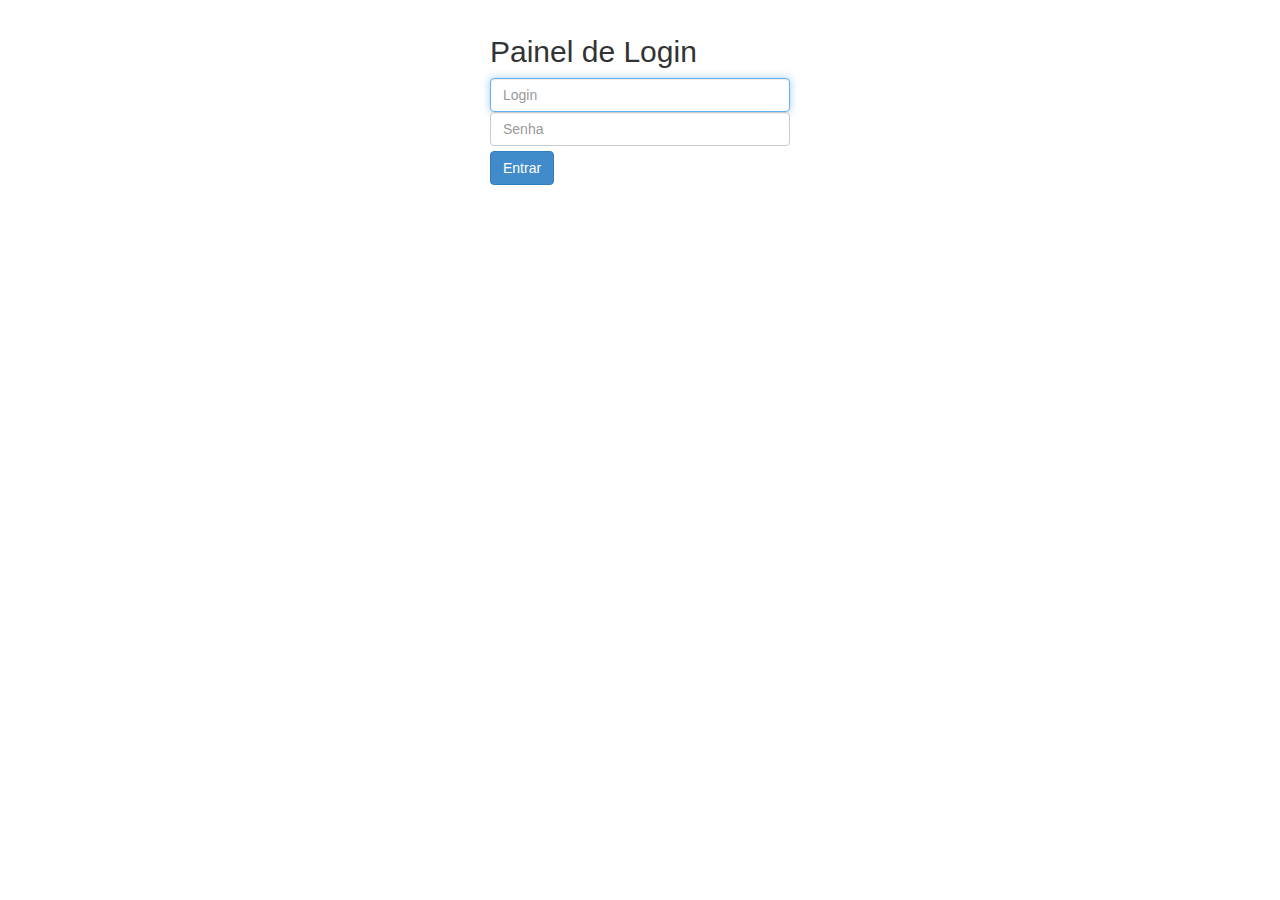
<file: www/index.html>
<!DOCTYPE html>
<html>
<head>
	<script src="library/jquery/jquery-1.11.2.min.js"></script>
	<link href="css/geral.css" rel="stylesheet" />
	<meta charset="utf-8" />
	<meta name="format-detection" content="telephone=no" />
	<meta name="msapplication-tap-highlight" content="no" />
	<meta name="viewport" content="width=device-width, initial-scale=1, user-scalable=no" />
	<script src="js/sistema/functions_language.js" ></script>
	<script src="js/sistema/language.js" ></script>
	<script src="js/sistema/add_ajax_load_div.js" ></script>
	<script src="js/sistema/constants.js" ></script>
	<link href="assets/css/bootstrap.css" rel="stylesheet" />
	<script src="js/sistema/ajax_load.js" ></script>
	<script src="js/sistema/add_input_token.js" ></script>
	<script src="js/sistema/erros_ajax.js" ></script>
	<link rel="stylesheet" href="css/login.css" />
	<script src="js/index.js"></script>
</head>
<body>
    <div class="container">

      <form id="form-signin" class="form-signin">
        <input type="hidden" name="a" value="login" />
        <input type="hidden" name="b" value="login" />
        <h2 class="form-signin-heading"><script>text(txt.painel_login)</script></h2>
        <label for="inputEmail" class="sr-only"><script>text(txt.login)</script></label>
        <input type="text" id="login" class="form-control" placeholder="Login" required autofocus name="login">
        <label for="inputPassword" class="sr-only"><script>text(txt.senha)</script></label>
        <input type="password" id="senha" class="form-control" placeholder="Senha" required name="senha">
        <button class="btn btn-primary" type="submit"><script>text(txt.entrar)</script></button>
      </form>

    </div>
</body>
</html>
</file>
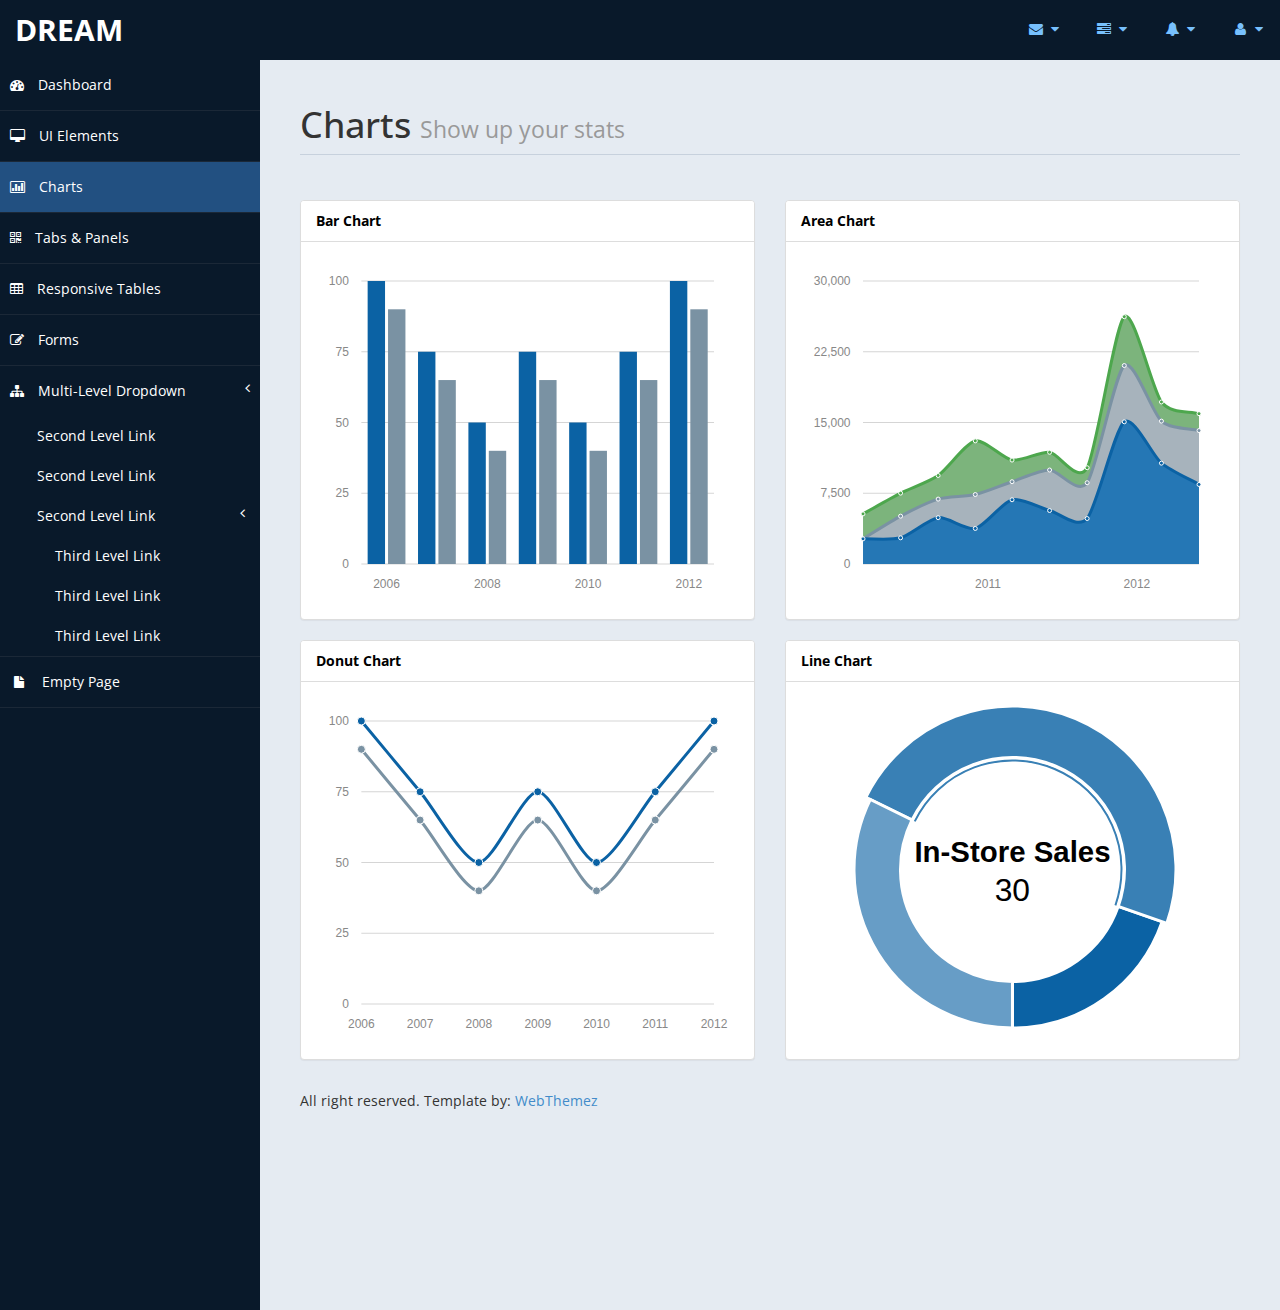
<file: www/chart.html>
﻿<!DOCTYPE html>
<html xmlns="http://www.w3.org/1999/xhtml">
<head>
      <meta charset="utf-8" />
    <meta name="viewport" content="width=device-width, initial-scale=1.0" />
    <title>Free Bootstrap Admin Template : Dream</title>
	<!-- Bootstrap Styles-->
    <link href="assets/css/bootstrap.css" rel="stylesheet" />
     <!-- FontAwesome Styles-->
    <link href="assets/css/font-awesome.css" rel="stylesheet" />
     <!-- Morris Chart Styles-->
    <link href="assets/js/morris/morris-0.4.3.min.css" rel="stylesheet" />
        <!-- Custom Styles-->
    <link href="assets/css/custom-styles.css" rel="stylesheet" />
     <!-- Google Fonts-->
   <link href='http://fonts.googleapis.com/css?family=Open+Sans' rel='stylesheet' type='text/css' />
</head>
<body>
    <div id="wrapper">
        <nav class="navbar navbar-default top-navbar" role="navigation">
            <div class="navbar-header">
                <button type="button" class="navbar-toggle" data-toggle="collapse" data-target=".sidebar-collapse">
                    <span class="sr-only">Toggle navigation</span>
                    <span class="icon-bar"></span>
                    <span class="icon-bar"></span>
                    <span class="icon-bar"></span>
                </button>
                <a class="navbar-brand" href="index.html">Dream</a>
            </div>

            <ul class="nav navbar-top-links navbar-right">
                <li class="dropdown">
                    <a class="dropdown-toggle" data-toggle="dropdown" href="#" aria-expanded="false">
                        <i class="fa fa-envelope fa-fw"></i> <i class="fa fa-caret-down"></i>
                    </a>
                    <ul class="dropdown-menu dropdown-messages">
                        <li>
                            <a href="#">
                                <div>
                                    <strong>John Doe</strong>
                                    <span class="pull-right text-muted">
                                        <em>Today</em>
                                    </span>
                                </div>
                                <div>Lorem Ipsum has been the industry's standard dummy text ever since the 1500s...</div>
                            </a>
                        </li>
                        <li class="divider"></li>
                        <li>
                            <a href="#">
                                <div>
                                    <strong>John Smith</strong>
                                    <span class="pull-right text-muted">
                                        <em>Yesterday</em>
                                    </span>
                                </div>
                                <div>Lorem Ipsum has been the industry's standard dummy text ever since an kwilnw...</div>
                            </a>
                        </li>
                        <li class="divider"></li>
                        <li>
                            <a href="#">
                                <div>
                                    <strong>John Smith</strong>
                                    <span class="pull-right text-muted">
                                        <em>Yesterday</em>
                                    </span>
                                </div>
                                <div>Lorem Ipsum has been the industry's standard dummy text ever since the...</div>
                            </a>
                        </li>
                        <li class="divider"></li>
                        <li>
                            <a class="text-center" href="#">
                                <strong>Read All Messages</strong>
                                <i class="fa fa-angle-right"></i>
                            </a>
                        </li>
                    </ul>
                    <!-- /.dropdown-messages -->
                </li>
                <!-- /.dropdown -->
                <li class="dropdown">
                    <a class="dropdown-toggle" data-toggle="dropdown" href="#" aria-expanded="false">
                        <i class="fa fa-tasks fa-fw"></i> <i class="fa fa-caret-down"></i>
                    </a>
                    <ul class="dropdown-menu dropdown-tasks">
                        <li>
                            <a href="#">
                                <div>
                                    <p>
                                        <strong>Task 1</strong>
                                        <span class="pull-right text-muted">60% Complete</span>
                                    </p>
                                    <div class="progress progress-striped active">
                                        <div class="progress-bar progress-bar-success" role="progressbar" aria-valuenow="60" aria-valuemin="0" aria-valuemax="100" style="width: 60%">
                                            <span class="sr-only">60% Complete (success)</span>
                                        </div>
                                    </div>
                                </div>
                            </a>
                        </li>
                        <li class="divider"></li>
                        <li>
                            <a href="#">
                                <div>
                                    <p>
                                        <strong>Task 2</strong>
                                        <span class="pull-right text-muted">28% Complete</span>
                                    </p>
                                    <div class="progress progress-striped active">
                                        <div class="progress-bar progress-bar-info" role="progressbar" aria-valuenow="28" aria-valuemin="0" aria-valuemax="100" style="width: 28%">
                                            <span class="sr-only">28% Complete</span>
                                        </div>
                                    </div>
                                </div>
                            </a>
                        </li>
                        <li class="divider"></li>
                        <li>
                            <a href="#">
                                <div>
                                    <p>
                                        <strong>Task 3</strong>
                                        <span class="pull-right text-muted">60% Complete</span>
                                    </p>
                                    <div class="progress progress-striped active">
                                        <div class="progress-bar progress-bar-warning" role="progressbar" aria-valuenow="60" aria-valuemin="0" aria-valuemax="100" style="width: 60%">
                                            <span class="sr-only">60% Complete (warning)</span>
                                        </div>
                                    </div>
                                </div>
                            </a>
                        </li>
                        <li class="divider"></li>
                        <li>
                            <a href="#">
                                <div>
                                    <p>
                                        <strong>Task 4</strong>
                                        <span class="pull-right text-muted">85% Complete</span>
                                    </p>
                                    <div class="progress progress-striped active">
                                        <div class="progress-bar progress-bar-danger" role="progressbar" aria-valuenow="85" aria-valuemin="0" aria-valuemax="100" style="width: 85%">
                                            <span class="sr-only">85% Complete (danger)</span>
                                        </div>
                                    </div>
                                </div>
                            </a>
                        </li>
                        <li class="divider"></li>
                        <li>
                            <a class="text-center" href="#">
                                <strong>See All Tasks</strong>
                                <i class="fa fa-angle-right"></i>
                            </a>
                        </li>
                    </ul>
                    <!-- /.dropdown-tasks -->
                </li>
                <!-- /.dropdown -->
                <li class="dropdown">
                    <a class="dropdown-toggle" data-toggle="dropdown" href="#" aria-expanded="false">
                        <i class="fa fa-bell fa-fw"></i> <i class="fa fa-caret-down"></i>
                    </a>
                    <ul class="dropdown-menu dropdown-alerts">
                        <li>
                            <a href="#">
                                <div>
                                    <i class="fa fa-comment fa-fw"></i> New Comment
                                    <span class="pull-right text-muted small">4 min</span>
                                </div>
                            </a>
                        </li>
                        <li class="divider"></li>
                        <li>
                            <a href="#">
                                <div>
                                    <i class="fa fa-twitter fa-fw"></i> 3 New Followers
                                    <span class="pull-right text-muted small">12 min</span>
                                </div>
                            </a>
                        </li>
                        <li class="divider"></li>
                        <li>
                            <a href="#">
                                <div>
                                    <i class="fa fa-envelope fa-fw"></i> Message Sent
                                    <span class="pull-right text-muted small">4 min</span>
                                </div>
                            </a>
                        </li>
                        <li class="divider"></li>
                        <li>
                            <a href="#">
                                <div>
                                    <i class="fa fa-tasks fa-fw"></i> New Task
                                    <span class="pull-right text-muted small">4 min</span>
                                </div>
                            </a>
                        </li>
                        <li class="divider"></li>
                        <li>
                            <a href="#">
                                <div>
                                    <i class="fa fa-upload fa-fw"></i> Server Rebooted
                                    <span class="pull-right text-muted small">4 min</span>
                                </div>
                            </a>
                        </li>
                        <li class="divider"></li>
                        <li>
                            <a class="text-center" href="#">
                                <strong>See All Alerts</strong>
                                <i class="fa fa-angle-right"></i>
                            </a>
                        </li>
                    </ul>
                    <!-- /.dropdown-alerts -->
                </li>
                <!-- /.dropdown -->
                <li class="dropdown">
                    <a class="dropdown-toggle" data-toggle="dropdown" href="#" aria-expanded="false">
                        <i class="fa fa-user fa-fw"></i> <i class="fa fa-caret-down"></i>
                    </a>
                    <ul class="dropdown-menu dropdown-user">
                        <li><a href="#"><i class="fa fa-user fa-fw"></i> User Profile</a>
                        </li>
                        <li><a href="#"><i class="fa fa-gear fa-fw"></i> Settings</a>
                        </li>
                        <li class="divider"></li>
                        <li><a href="#"><i class="fa fa-sign-out fa-fw"></i> Logout</a>
                        </li>
                    </ul>
                    <!-- /.dropdown-user -->
                </li>
                <!-- /.dropdown -->
            </ul>
        </nav>
        <!--/. NAV TOP  -->
        <nav class="navbar-default navbar-side" role="navigation">
            <div class="sidebar-collapse">
                <ul class="nav" id="main-menu">

                    <li>
                        <a href="index.html"><i class="fa fa-dashboard"></i> Dashboard</a>
                    </li>
                    <li>
                        <a href="ui-elements.html"><i class="fa fa-desktop"></i> UI Elements</a>
                    </li>
					<li>
                        <a href="chart.html" class="active-menu"><i class="fa fa-bar-chart-o"></i> Charts</a>
                    </li>
                    <li>
                        <a href="tab-panel.html"><i class="fa fa-qrcode"></i> Tabs & Panels</a>
                    </li>
                    
                    <li>
                        <a href="table.html"><i class="fa fa-table"></i> Responsive Tables</a>
                    </li>
                    <li>
                        <a href="form.html"><i class="fa fa-edit"></i> Forms </a>
                    </li>


                    <li>
                        <a href="#"><i class="fa fa-sitemap"></i> Multi-Level Dropdown<span class="fa arrow"></span></a>
                        <ul class="nav nav-second-level">
                            <li>
                                <a href="#">Second Level Link</a>
                            </li>
                            <li>
                                <a href="#">Second Level Link</a>
                            </li>
                            <li>
                                <a href="#">Second Level Link<span class="fa arrow"></span></a>
                                <ul class="nav nav-third-level">
                                    <li>
                                        <a href="#">Third Level Link</a>
                                    </li>
                                    <li>
                                        <a href="#">Third Level Link</a>
                                    </li>
                                    <li>
                                        <a href="#">Third Level Link</a>
                                    </li>

                                </ul>

                            </li>
                        </ul>
                    </li>
                    <li>
                        <a href="empty.html"><i class="fa fa-fw fa-file"></i> Empty Page</a>
                    </li>
                </ul>

            </div>

        </nav>
        <!-- /. NAV SIDE  -->
        <div id="page-wrapper" >
            <div id="page-inner">
			 <div class="row">
                    <div class="col-md-12">
                        <h1 class="page-header">
                            Charts <small>Show up your stats</small>
                        </h1>
                    </div>
                </div> 
                 <!-- /. ROW  -->
             
                <div class="row"> 
                    
                      
                               <div class="col-md-6 col-sm-12 col-xs-12">                     
                    <div class="panel panel-default">
                        <div class="panel-heading">
                            Bar Chart
                        </div>
                        <div class="panel-body">
                            <div id="morris-bar-chart"></div>
                        </div>
                    </div>            
                </div>
                      <div class="col-md-6 col-sm-12 col-xs-12">                     
                    <div class="panel panel-default">
                        <div class="panel-heading">
                            Area Chart
                        </div>
                        <div class="panel-body">
                            <div id="morris-area-chart"></div>
                        </div>
                    </div>            
                </div> 
                
           </div>
                 <!-- /. ROW  -->
                <div class="row">                     
                      
                               <div class="col-md-6 col-sm-12 col-xs-12">                     
                    <div class="panel panel-default">
                        <div class="panel-heading">
                            Donut Chart
                        </div>
                        <div class="panel-body">
                            <div id="morris-line-chart"></div>
                        </div>
                    </div>            
                </div>
                      <div class="col-md-6 col-sm-12 col-xs-12">                     
                    <div class="panel panel-default">
                        <div class="panel-heading">
                            Line Chart
                        </div>
                        <div class="panel-body">                            
							<div id="morris-donut-chart"></div>
                        </div>
                    </div>            
                </div> 
                
           </div>
                 <!-- /. ROW  -->
				 <footer><p>All right reserved. Template by: <a href="http://webthemez.com">WebThemez</a></p></footer>
				</div>
             <!-- /. PAGE INNER  -->
            </div>
         <!-- /. PAGE WRAPPER  -->
        </div>
     <!-- /. WRAPPER  -->
    <!-- JS Scripts-->
    <!-- jQuery Js -->
    <script src="assets/js/jquery-1.10.2.js"></script>
      <!-- Bootstrap Js -->
    <script src="assets/js/bootstrap.min.js"></script>
    <!-- Metis Menu Js -->
    <script src="assets/js/jquery.metisMenu.js"></script>
     <!-- Morris Chart Js -->
     <script src="assets/js/morris/raphael-2.1.0.min.js"></script>
    <script src="assets/js/morris/morris.js"></script>
      <!-- Custom Js -->
    <script src="assets/js/custom-scripts.js"></script>
    
   
</body>
</html>
</file>
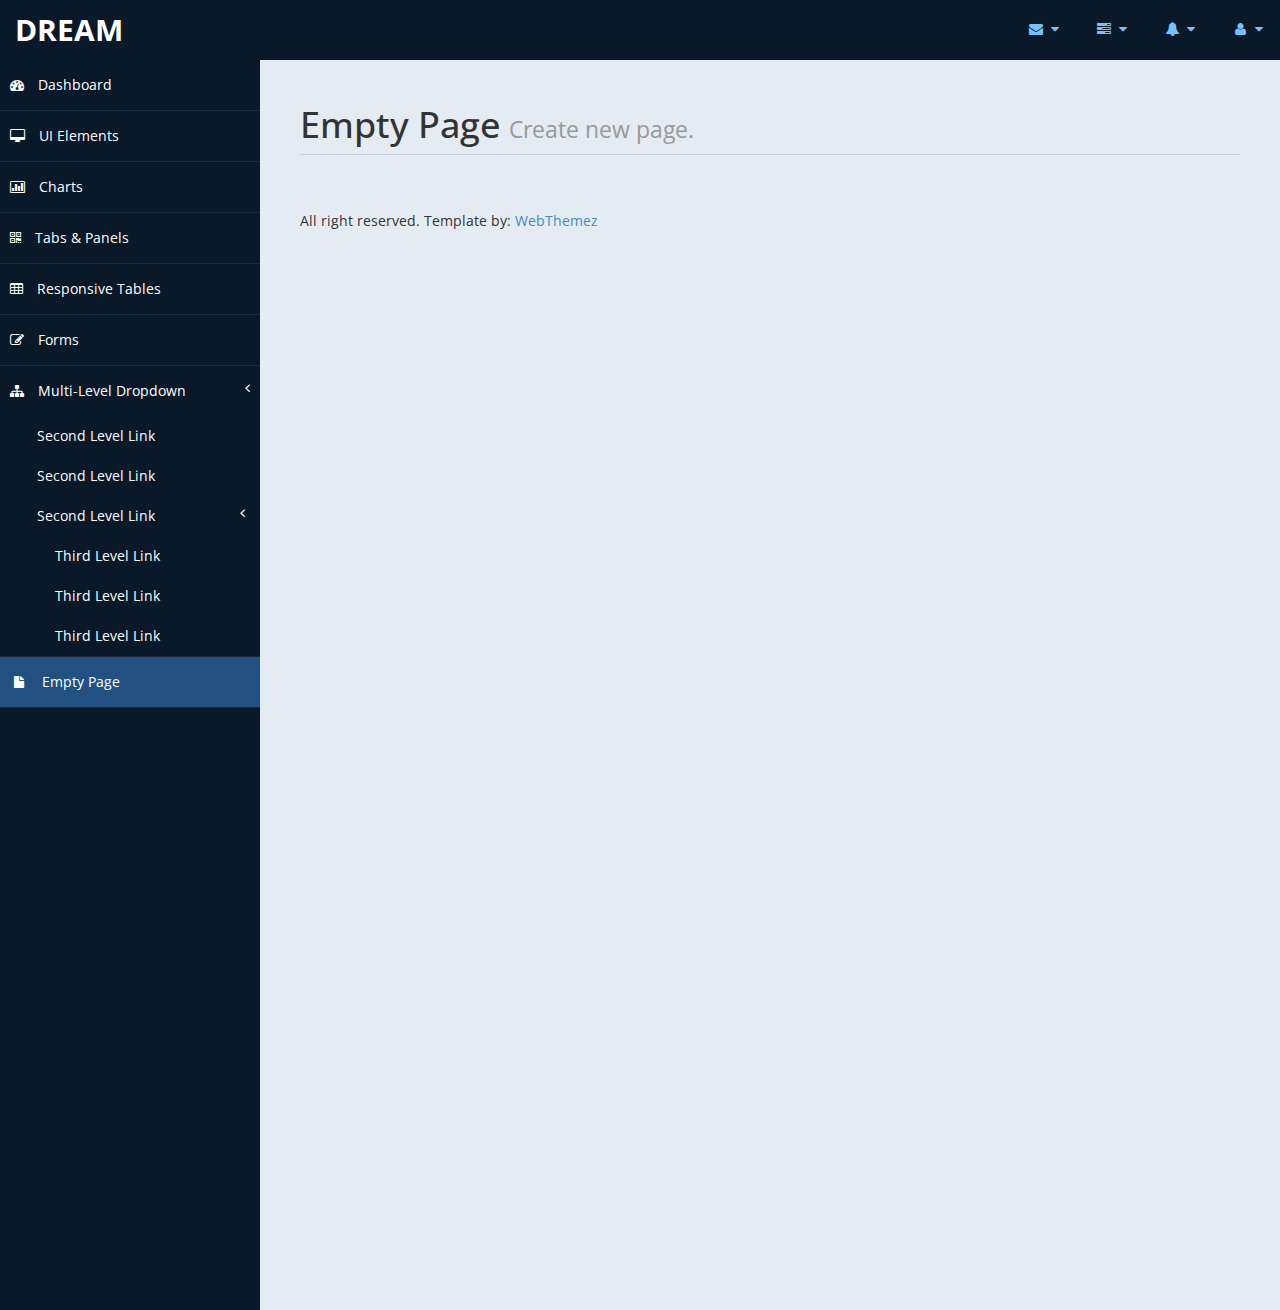
<file: www/empty.html>
﻿<!DOCTYPE html>
<html xmlns="http://www.w3.org/1999/xhtml">
<head>
    <meta charset="utf-8" />
    <meta name="viewport" content="width=device-width, initial-scale=1.0" />
    <title>Free Bootstrap Admin Template : Dream</title>
	<!-- Bootstrap Styles-->
    <link href="assets/css/bootstrap.css" rel="stylesheet" />
     <!-- FontAwesome Styles-->
    <link href="assets/css/font-awesome.css" rel="stylesheet" />
        <!-- Custom Styles-->
    <link href="assets/css/custom-styles.css" rel="stylesheet" />
     <!-- Google Fonts-->
   <link href='http://fonts.googleapis.com/css?family=Open+Sans' rel='stylesheet' type='text/css' />
</head>
<body>
    <div id="wrapper">
        <nav class="navbar navbar-default top-navbar" role="navigation">
            <div class="navbar-header">
                <button type="button" class="navbar-toggle" data-toggle="collapse" data-target=".sidebar-collapse">
                    <span class="sr-only">Toggle navigation</span>
                    <span class="icon-bar"></span>
                    <span class="icon-bar"></span>
                    <span class="icon-bar"></span>
                </button>
                <a class="navbar-brand" href="index.html">Dream</a>
            </div>

            <ul class="nav navbar-top-links navbar-right">
                <li class="dropdown">
                    <a class="dropdown-toggle" data-toggle="dropdown" href="#" aria-expanded="false">
                        <i class="fa fa-envelope fa-fw"></i> <i class="fa fa-caret-down"></i>
                    </a>
                    <ul class="dropdown-menu dropdown-messages">
                        <li>
                            <a href="#">
                                <div>
                                    <strong>John Doe</strong>
                                    <span class="pull-right text-muted">
                                        <em>Today</em>
                                    </span>
                                </div>
                                <div>Lorem Ipsum has been the industry's standard dummy text ever since the 1500s...</div>
                            </a>
                        </li>
                        <li class="divider"></li>
                        <li>
                            <a href="#">
                                <div>
                                    <strong>John Smith</strong>
                                    <span class="pull-right text-muted">
                                        <em>Yesterday</em>
                                    </span>
                                </div>
                                <div>Lorem Ipsum has been the industry's standard dummy text ever since an kwilnw...</div>
                            </a>
                        </li>
                        <li class="divider"></li>
                        <li>
                            <a href="#">
                                <div>
                                    <strong>John Smith</strong>
                                    <span class="pull-right text-muted">
                                        <em>Yesterday</em>
                                    </span>
                                </div>
                                <div>Lorem Ipsum has been the industry's standard dummy text ever since the...</div>
                            </a>
                        </li>
                        <li class="divider"></li>
                        <li>
                            <a class="text-center" href="#">
                                <strong>Read All Messages</strong>
                                <i class="fa fa-angle-right"></i>
                            </a>
                        </li>
                    </ul>
                    <!-- /.dropdown-messages -->
                </li>
                <!-- /.dropdown -->
                <li class="dropdown">
                    <a class="dropdown-toggle" data-toggle="dropdown" href="#" aria-expanded="false">
                        <i class="fa fa-tasks fa-fw"></i> <i class="fa fa-caret-down"></i>
                    </a>
                    <ul class="dropdown-menu dropdown-tasks">
                        <li>
                            <a href="#">
                                <div>
                                    <p>
                                        <strong>Task 1</strong>
                                        <span class="pull-right text-muted">60% Complete</span>
                                    </p>
                                    <div class="progress progress-striped active">
                                        <div class="progress-bar progress-bar-success" role="progressbar" aria-valuenow="60" aria-valuemin="0" aria-valuemax="100" style="width: 60%">
                                            <span class="sr-only">60% Complete (success)</span>
                                        </div>
                                    </div>
                                </div>
                            </a>
                        </li>
                        <li class="divider"></li>
                        <li>
                            <a href="#">
                                <div>
                                    <p>
                                        <strong>Task 2</strong>
                                        <span class="pull-right text-muted">28% Complete</span>
                                    </p>
                                    <div class="progress progress-striped active">
                                        <div class="progress-bar progress-bar-info" role="progressbar" aria-valuenow="28" aria-valuemin="0" aria-valuemax="100" style="width: 28%">
                                            <span class="sr-only">28% Complete</span>
                                        </div>
                                    </div>
                                </div>
                            </a>
                        </li>
                        <li class="divider"></li>
                        <li>
                            <a href="#">
                                <div>
                                    <p>
                                        <strong>Task 3</strong>
                                        <span class="pull-right text-muted">60% Complete</span>
                                    </p>
                                    <div class="progress progress-striped active">
                                        <div class="progress-bar progress-bar-warning" role="progressbar" aria-valuenow="60" aria-valuemin="0" aria-valuemax="100" style="width: 60%">
                                            <span class="sr-only">60% Complete (warning)</span>
                                        </div>
                                    </div>
                                </div>
                            </a>
                        </li>
                        <li class="divider"></li>
                        <li>
                            <a href="#">
                                <div>
                                    <p>
                                        <strong>Task 4</strong>
                                        <span class="pull-right text-muted">85% Complete</span>
                                    </p>
                                    <div class="progress progress-striped active">
                                        <div class="progress-bar progress-bar-danger" role="progressbar" aria-valuenow="85" aria-valuemin="0" aria-valuemax="100" style="width: 85%">
                                            <span class="sr-only">85% Complete (danger)</span>
                                        </div>
                                    </div>
                                </div>
                            </a>
                        </li>
                        <li class="divider"></li>
                        <li>
                            <a class="text-center" href="#">
                                <strong>See All Tasks</strong>
                                <i class="fa fa-angle-right"></i>
                            </a>
                        </li>
                    </ul>
                    <!-- /.dropdown-tasks -->
                </li>
                <!-- /.dropdown -->
                <li class="dropdown">
                    <a class="dropdown-toggle" data-toggle="dropdown" href="#" aria-expanded="false">
                        <i class="fa fa-bell fa-fw"></i> <i class="fa fa-caret-down"></i>
                    </a>
                    <ul class="dropdown-menu dropdown-alerts">
                        <li>
                            <a href="#">
                                <div>
                                    <i class="fa fa-comment fa-fw"></i> New Comment
                                    <span class="pull-right text-muted small">4 min</span>
                                </div>
                            </a>
                        </li>
                        <li class="divider"></li>
                        <li>
                            <a href="#">
                                <div>
                                    <i class="fa fa-twitter fa-fw"></i> 3 New Followers
                                    <span class="pull-right text-muted small">12 min</span>
                                </div>
                            </a>
                        </li>
                        <li class="divider"></li>
                        <li>
                            <a href="#">
                                <div>
                                    <i class="fa fa-envelope fa-fw"></i> Message Sent
                                    <span class="pull-right text-muted small">4 min</span>
                                </div>
                            </a>
                        </li>
                        <li class="divider"></li>
                        <li>
                            <a href="#">
                                <div>
                                    <i class="fa fa-tasks fa-fw"></i> New Task
                                    <span class="pull-right text-muted small">4 min</span>
                                </div>
                            </a>
                        </li>
                        <li class="divider"></li>
                        <li>
                            <a href="#">
                                <div>
                                    <i class="fa fa-upload fa-fw"></i> Server Rebooted
                                    <span class="pull-right text-muted small">4 min</span>
                                </div>
                            </a>
                        </li>
                        <li class="divider"></li>
                        <li>
                            <a class="text-center" href="#">
                                <strong>See All Alerts</strong>
                                <i class="fa fa-angle-right"></i>
                            </a>
                        </li>
                    </ul>
                    <!-- /.dropdown-alerts -->
                </li>
                <!-- /.dropdown -->
                <li class="dropdown">
                    <a class="dropdown-toggle" data-toggle="dropdown" href="#" aria-expanded="false">
                        <i class="fa fa-user fa-fw"></i> <i class="fa fa-caret-down"></i>
                    </a>
                    <ul class="dropdown-menu dropdown-user">
                        <li><a href="#"><i class="fa fa-user fa-fw"></i> User Profile</a>
                        </li>
                        <li><a href="#"><i class="fa fa-gear fa-fw"></i> Settings</a>
                        </li>
                        <li class="divider"></li>
                        <li><a href="#"><i class="fa fa-sign-out fa-fw"></i> Logout</a>
                        </li>
                    </ul>
                    <!-- /.dropdown-user -->
                </li>
                <!-- /.dropdown -->
            </ul>
        </nav>
        <!--/. NAV TOP  -->
        <nav class="navbar-default navbar-side" role="navigation">
            <div class="sidebar-collapse">
                <ul class="nav" id="main-menu">

                    <li>
                        <a href="index.html"><i class="fa fa-dashboard"></i> Dashboard</a>
                    </li>
                    <li>
                        <a href="ui-elements.html"><i class="fa fa-desktop"></i> UI Elements</a>
                    </li>
					<li>
                        <a href="chart.html"><i class="fa fa-bar-chart-o"></i> Charts</a>
                    </li>
                    <li>
                        <a href="tab-panel.html"><i class="fa fa-qrcode"></i> Tabs & Panels</a>
                    </li>
                    
                    <li>
                        <a href="table.html"><i class="fa fa-table"></i> Responsive Tables</a>
                    </li>
                    <li>
                        <a href="form.html"><i class="fa fa-edit"></i> Forms </a>
                    </li>


                    <li>
                        <a href="#"><i class="fa fa-sitemap"></i> Multi-Level Dropdown<span class="fa arrow"></span></a>
                        <ul class="nav nav-second-level">
                            <li>
                                <a href="#">Second Level Link</a>
                            </li>
                            <li>
                                <a href="#">Second Level Link</a>
                            </li>
                            <li>
                                <a href="#">Second Level Link<span class="fa arrow"></span></a>
                                <ul class="nav nav-third-level">
                                    <li>
                                        <a href="#">Third Level Link</a>
                                    </li>
                                    <li>
                                        <a href="#">Third Level Link</a>
                                    </li>
                                    <li>
                                        <a href="#">Third Level Link</a>
                                    </li>

                                </ul>

                            </li>
                        </ul>
                    </li>
                    <li>
                        <a class="active-menu" href="empty.html"><i class="fa fa-fw fa-file"></i> Empty Page</a>
                    </li>
                </ul>

            </div>

        </nav>
        <!-- /. NAV SIDE  -->
        <div id="page-wrapper" >
            <div id="page-inner">
			 <div class="row">
                    <div class="col-md-12">
                        <h1 class="page-header">
                            Empty Page <small>Create new page.</small>
                        </h1>
                    </div>
                </div> 
                 <!-- /. ROW  -->
				 <footer><p>All right reserved. Template by: <a href="http://webthemez.com">WebThemez</a></p></footer>
				</div>
             <!-- /. PAGE INNER  -->
            </div>
         <!-- /. PAGE WRAPPER  -->
        </div>
     <!-- /. WRAPPER  -->
    <!-- JS Scripts-->
    <!-- jQuery Js -->
    <script src="assets/js/jquery-1.10.2.js"></script>
      <!-- Bootstrap Js -->
    <script src="assets/js/bootstrap.min.js"></script>
    <!-- Metis Menu Js -->
    <script src="assets/js/jquery.metisMenu.js"></script>
      <!-- Custom Js -->
    <script src="assets/js/custom-scripts.js"></script>
    
   
</body>
</html>
</file>
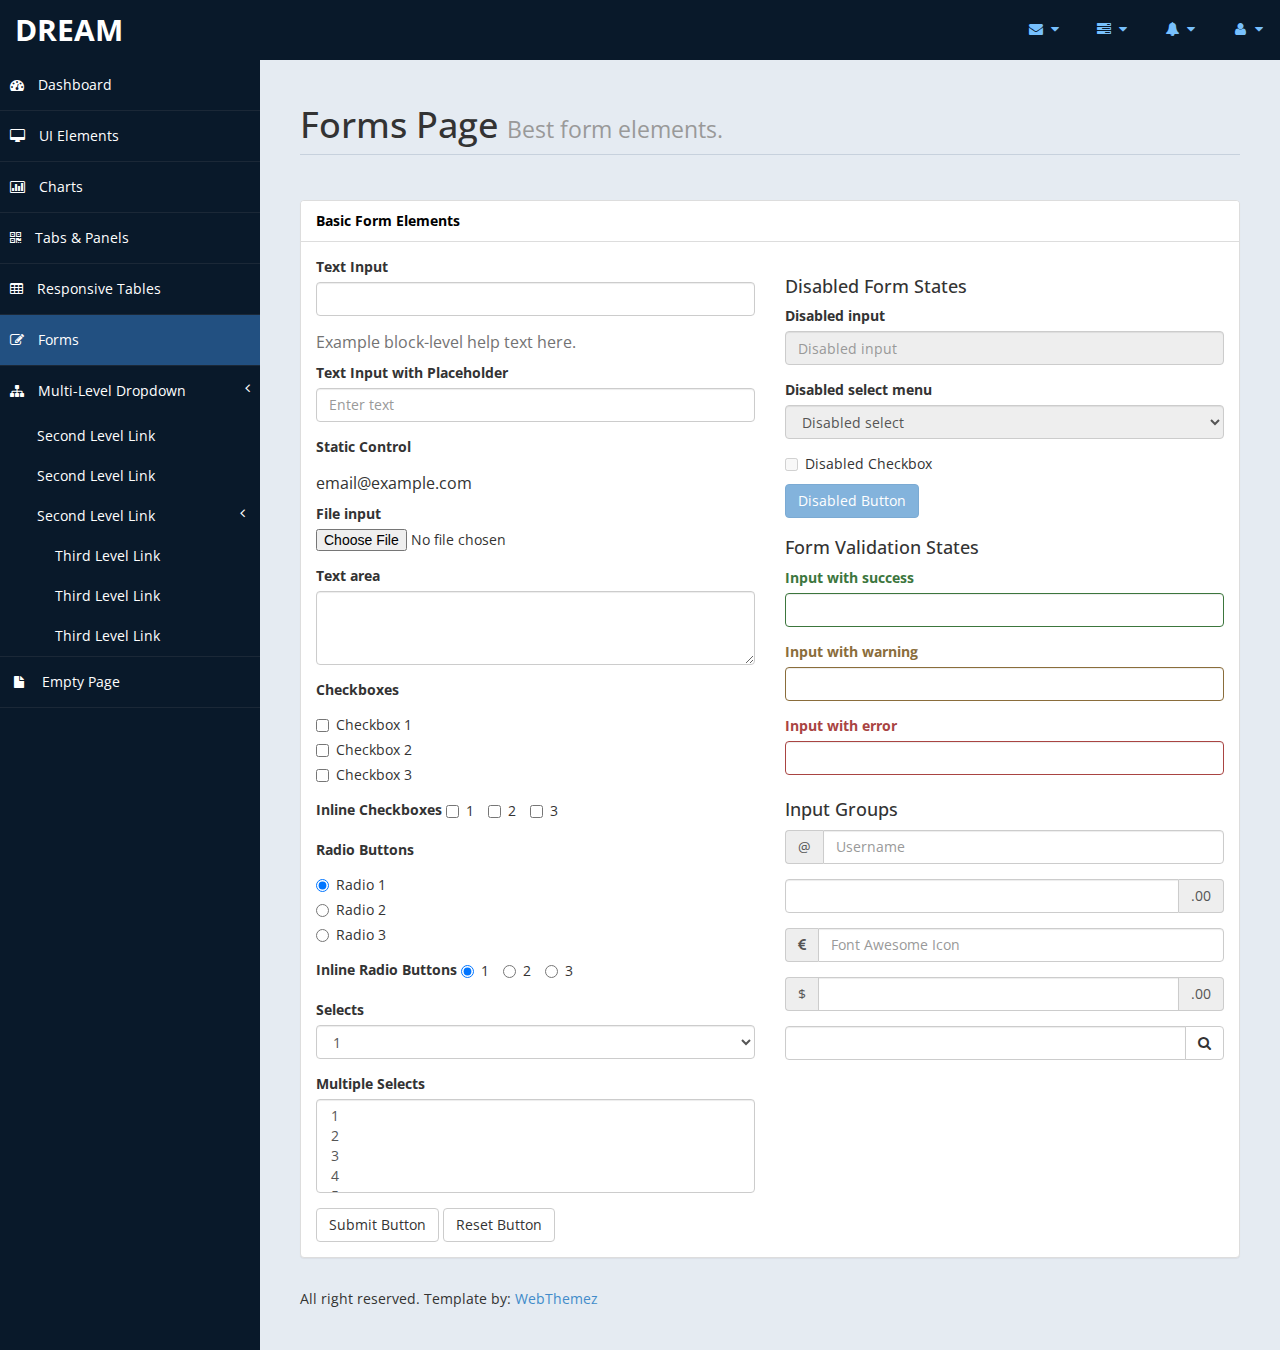
<file: www/form.html>
﻿<!DOCTYPE html>
<html xmlns="http://www.w3.org/1999/xhtml">
<head>
      <meta charset="utf-8" />
    <meta name="viewport" content="width=device-width, initial-scale=1.0" />
    <title>Free Bootstrap Admin Template : Dream</title>
	<!-- Bootstrap Styles-->
    <link href="assets/css/bootstrap.css" rel="stylesheet" />
     <!-- FontAwesome Styles-->
    <link href="assets/css/font-awesome.css" rel="stylesheet" />
        <!-- Custom Styles-->
    <link href="assets/css/custom-styles.css" rel="stylesheet" />
     <!-- Google Fonts-->
   <link href='http://fonts.googleapis.com/css?family=Open+Sans' rel='stylesheet' type='text/css' />
</head>
<body>
    <div id="wrapper">
        <nav class="navbar navbar-default top-navbar" role="navigation">
            <div class="navbar-header">
                <button type="button" class="navbar-toggle" data-toggle="collapse" data-target=".sidebar-collapse">
                    <span class="sr-only">Toggle navigation</span>
                    <span class="icon-bar"></span>
                    <span class="icon-bar"></span>
                    <span class="icon-bar"></span>
                </button>
                <a class="navbar-brand" href="index.html">Dream</a>
            </div>

            <ul class="nav navbar-top-links navbar-right">
                <li class="dropdown">
                    <a class="dropdown-toggle" data-toggle="dropdown" href="#" aria-expanded="false">
                        <i class="fa fa-envelope fa-fw"></i> <i class="fa fa-caret-down"></i>
                    </a>
                    <ul class="dropdown-menu dropdown-messages">
                        <li>
                            <a href="#">
                                <div>
                                    <strong>John Doe</strong>
                                    <span class="pull-right text-muted">
                                        <em>Today</em>
                                    </span>
                                </div>
                                <div>Lorem Ipsum has been the industry's standard dummy text ever since the 1500s...</div>
                            </a>
                        </li>
                        <li class="divider"></li>
                        <li>
                            <a href="#">
                                <div>
                                    <strong>John Smith</strong>
                                    <span class="pull-right text-muted">
                                        <em>Yesterday</em>
                                    </span>
                                </div>
                                <div>Lorem Ipsum has been the industry's standard dummy text ever since an kwilnw...</div>
                            </a>
                        </li>
                        <li class="divider"></li>
                        <li>
                            <a href="#">
                                <div>
                                    <strong>John Smith</strong>
                                    <span class="pull-right text-muted">
                                        <em>Yesterday</em>
                                    </span>
                                </div>
                                <div>Lorem Ipsum has been the industry's standard dummy text ever since the...</div>
                            </a>
                        </li>
                        <li class="divider"></li>
                        <li>
                            <a class="text-center" href="#">
                                <strong>Read All Messages</strong>
                                <i class="fa fa-angle-right"></i>
                            </a>
                        </li>
                    </ul>
                    <!-- /.dropdown-messages -->
                </li>
                <!-- /.dropdown -->
                <li class="dropdown">
                    <a class="dropdown-toggle" data-toggle="dropdown" href="#" aria-expanded="false">
                        <i class="fa fa-tasks fa-fw"></i> <i class="fa fa-caret-down"></i>
                    </a>
                    <ul class="dropdown-menu dropdown-tasks">
                        <li>
                            <a href="#">
                                <div>
                                    <p>
                                        <strong>Task 1</strong>
                                        <span class="pull-right text-muted">60% Complete</span>
                                    </p>
                                    <div class="progress progress-striped active">
                                        <div class="progress-bar progress-bar-success" role="progressbar" aria-valuenow="60" aria-valuemin="0" aria-valuemax="100" style="width: 60%">
                                            <span class="sr-only">60% Complete (success)</span>
                                        </div>
                                    </div>
                                </div>
                            </a>
                        </li>
                        <li class="divider"></li>
                        <li>
                            <a href="#">
                                <div>
                                    <p>
                                        <strong>Task 2</strong>
                                        <span class="pull-right text-muted">28% Complete</span>
                                    </p>
                                    <div class="progress progress-striped active">
                                        <div class="progress-bar progress-bar-info" role="progressbar" aria-valuenow="28" aria-valuemin="0" aria-valuemax="100" style="width: 28%">
                                            <span class="sr-only">28% Complete</span>
                                        </div>
                                    </div>
                                </div>
                            </a>
                        </li>
                        <li class="divider"></li>
                        <li>
                            <a href="#">
                                <div>
                                    <p>
                                        <strong>Task 3</strong>
                                        <span class="pull-right text-muted">60% Complete</span>
                                    </p>
                                    <div class="progress progress-striped active">
                                        <div class="progress-bar progress-bar-warning" role="progressbar" aria-valuenow="60" aria-valuemin="0" aria-valuemax="100" style="width: 60%">
                                            <span class="sr-only">60% Complete (warning)</span>
                                        </div>
                                    </div>
                                </div>
                            </a>
                        </li>
                        <li class="divider"></li>
                        <li>
                            <a href="#">
                                <div>
                                    <p>
                                        <strong>Task 4</strong>
                                        <span class="pull-right text-muted">85% Complete</span>
                                    </p>
                                    <div class="progress progress-striped active">
                                        <div class="progress-bar progress-bar-danger" role="progressbar" aria-valuenow="85" aria-valuemin="0" aria-valuemax="100" style="width: 85%">
                                            <span class="sr-only">85% Complete (danger)</span>
                                        </div>
                                    </div>
                                </div>
                            </a>
                        </li>
                        <li class="divider"></li>
                        <li>
                            <a class="text-center" href="#">
                                <strong>See All Tasks</strong>
                                <i class="fa fa-angle-right"></i>
                            </a>
                        </li>
                    </ul>
                    <!-- /.dropdown-tasks -->
                </li>
                <!-- /.dropdown -->
                <li class="dropdown">
                    <a class="dropdown-toggle" data-toggle="dropdown" href="#" aria-expanded="false">
                        <i class="fa fa-bell fa-fw"></i> <i class="fa fa-caret-down"></i>
                    </a>
                    <ul class="dropdown-menu dropdown-alerts">
                        <li>
                            <a href="#">
                                <div>
                                    <i class="fa fa-comment fa-fw"></i> New Comment
                                    <span class="pull-right text-muted small">4 min</span>
                                </div>
                            </a>
                        </li>
                        <li class="divider"></li>
                        <li>
                            <a href="#">
                                <div>
                                    <i class="fa fa-twitter fa-fw"></i> 3 New Followers
                                    <span class="pull-right text-muted small">12 min</span>
                                </div>
                            </a>
                        </li>
                        <li class="divider"></li>
                        <li>
                            <a href="#">
                                <div>
                                    <i class="fa fa-envelope fa-fw"></i> Message Sent
                                    <span class="pull-right text-muted small">4 min</span>
                                </div>
                            </a>
                        </li>
                        <li class="divider"></li>
                        <li>
                            <a href="#">
                                <div>
                                    <i class="fa fa-tasks fa-fw"></i> New Task
                                    <span class="pull-right text-muted small">4 min</span>
                                </div>
                            </a>
                        </li>
                        <li class="divider"></li>
                        <li>
                            <a href="#">
                                <div>
                                    <i class="fa fa-upload fa-fw"></i> Server Rebooted
                                    <span class="pull-right text-muted small">4 min</span>
                                </div>
                            </a>
                        </li>
                        <li class="divider"></li>
                        <li>
                            <a class="text-center" href="#">
                                <strong>See All Alerts</strong>
                                <i class="fa fa-angle-right"></i>
                            </a>
                        </li>
                    </ul>
                    <!-- /.dropdown-alerts -->
                </li>
                <!-- /.dropdown -->
                <li class="dropdown">
                    <a class="dropdown-toggle" data-toggle="dropdown" href="#" aria-expanded="false">
                        <i class="fa fa-user fa-fw"></i> <i class="fa fa-caret-down"></i>
                    </a>
                    <ul class="dropdown-menu dropdown-user">
                        <li><a href="#"><i class="fa fa-user fa-fw"></i> User Profile</a>
                        </li>
                        <li><a href="#"><i class="fa fa-gear fa-fw"></i> Settings</a>
                        </li>
                        <li class="divider"></li>
                        <li><a href="#"><i class="fa fa-sign-out fa-fw"></i> Logout</a>
                        </li>
                    </ul>
                    <!-- /.dropdown-user -->
                </li>
                <!-- /.dropdown -->
            </ul>
        </nav>
        <!--/. NAV TOP  -->
        <nav class="navbar-default navbar-side" role="navigation">
            <div class="sidebar-collapse">
                <ul class="nav" id="main-menu">

                    <li>
                        <a href="index.html"><i class="fa fa-dashboard"></i> Dashboard</a>
                    </li>
                    <li>
                        <a href="ui-elements.html"><i class="fa fa-desktop"></i> UI Elements</a>
                    </li>
					<li>
                        <a href="chart.html"><i class="fa fa-bar-chart-o"></i> Charts</a>
                    </li>
                    <li>
                        <a href="tab-panel.html"><i class="fa fa-qrcode"></i> Tabs & Panels</a>
                    </li>
                    
                    <li>
                        <a href="table.html"><i class="fa fa-table"></i> Responsive Tables</a>
                    </li>
                    <li>
                        <a href="form.html" class="active-menu"><i class="fa fa-edit"></i> Forms </a>
                    </li>


                    <li>
                        <a href="#"><i class="fa fa-sitemap"></i> Multi-Level Dropdown<span class="fa arrow"></span></a>
                        <ul class="nav nav-second-level">
                            <li>
                                <a href="#">Second Level Link</a>
                            </li>
                            <li>
                                <a href="#">Second Level Link</a>
                            </li>
                            <li>
                                <a href="#">Second Level Link<span class="fa arrow"></span></a>
                                <ul class="nav nav-third-level">
                                    <li>
                                        <a href="#">Third Level Link</a>
                                    </li>
                                    <li>
                                        <a href="#">Third Level Link</a>
                                    </li>
                                    <li>
                                        <a href="#">Third Level Link</a>
                                    </li>

                                </ul>

                            </li>
                        </ul>
                    </li>
                    <li>
                        <a href="empty.html"><i class="fa fa-fw fa-file"></i> Empty Page</a>
                    </li>
                </ul>

            </div>

        </nav>
        <!-- /. NAV SIDE  -->
        <div id="page-wrapper" >
            <div id="page-inner">
			 <div class="row">
                    <div class="col-md-12">
                        <h1 class="page-header">
                            Forms Page <small>Best form elements.</small>
                        </h1>
                    </div>
                </div> 
                 <!-- /. ROW  -->
              <div class="row">
                <div class="col-lg-12">
                    <div class="panel panel-default">
                        <div class="panel-heading">
                            Basic Form Elements
                        </div>
                        <div class="panel-body">
                            <div class="row">
                                <div class="col-lg-6">
                                    <form role="form">
                                        <div class="form-group">
                                            <label>Text Input</label>
                                            <input class="form-control">
                                            <p class="help-block">Example block-level help text here.</p>
                                        </div>
                                        <div class="form-group">
                                            <label>Text Input with Placeholder</label>
                                            <input class="form-control" placeholder="Enter text">
                                        </div>
                                        <div class="form-group">
                                            <label>Static Control</label>
                                            <p class="form-control-static">email@example.com</p>
                                        </div>
                                        <div class="form-group">
                                            <label>File input</label>
                                            <input type="file">
                                        </div>
                                        <div class="form-group">
                                            <label>Text area</label>
                                            <textarea class="form-control" rows="3"></textarea>
                                        </div>
                                        <div class="form-group">
                                            <label>Checkboxes</label>
                                            <div class="checkbox">
                                                <label>
                                                    <input type="checkbox" value="">Checkbox 1
                                                </label>
                                            </div>
                                            <div class="checkbox">
                                                <label>
                                                    <input type="checkbox" value="">Checkbox 2
                                                </label>
                                            </div>
                                            <div class="checkbox">
                                                <label>
                                                    <input type="checkbox" value="">Checkbox 3
                                                </label>
                                            </div>
                                        </div>
                                        <div class="form-group">
                                            <label>Inline Checkboxes</label>
                                            <label class="checkbox-inline">
                                                <input type="checkbox">1
                                            </label>
                                            <label class="checkbox-inline">
                                                <input type="checkbox">2
                                            </label>
                                            <label class="checkbox-inline">
                                                <input type="checkbox">3
                                            </label>
                                        </div>
                                        <div class="form-group">
                                            <label>Radio Buttons</label>
                                            <div class="radio">
                                                <label>
                                                    <input type="radio" name="optionsRadios" id="optionsRadios1" value="option1" checked="">Radio 1
                                                </label>
                                            </div>
                                            <div class="radio">
                                                <label>
                                                    <input type="radio" name="optionsRadios" id="optionsRadios2" value="option2">Radio 2
                                                </label>
                                            </div>
                                            <div class="radio">
                                                <label>
                                                    <input type="radio" name="optionsRadios" id="optionsRadios3" value="option3">Radio 3
                                                </label>
                                            </div>
                                        </div>
                                        <div class="form-group">
                                            <label>Inline Radio Buttons</label>
                                            <label class="radio-inline">
                                                <input type="radio" name="optionsRadiosInline" id="optionsRadiosInline1" value="option1" checked="">1
                                            </label>
                                            <label class="radio-inline">
                                                <input type="radio" name="optionsRadiosInline" id="optionsRadiosInline2" value="option2">2
                                            </label>
                                            <label class="radio-inline">
                                                <input type="radio" name="optionsRadiosInline" id="optionsRadiosInline3" value="option3">3
                                            </label>
                                        </div>
                                        <div class="form-group">
                                            <label>Selects</label>
                                            <select class="form-control">
                                                <option>1</option>
                                                <option>2</option>
                                                <option>3</option>
                                                <option>4</option>
                                                <option>5</option>
                                            </select>
                                        </div>
                                        <div class="form-group">
                                            <label>Multiple Selects</label>
                                            <select multiple="" class="form-control">
                                                <option>1</option>
                                                <option>2</option>
                                                <option>3</option>
                                                <option>4</option>
                                                <option>5</option>
                                            </select>
                                        </div>
                                        <button type="submit" class="btn btn-default">Submit Button</button>
                                        <button type="reset" class="btn btn-default">Reset Button</button>
                                    </form>
                                </div>
                                <!-- /.col-lg-6 (nested) -->
                                <div class="col-lg-6">
                                    <h4>Disabled Form States</h4>
                                    <form role="form">
                                        <fieldset disabled="">
                                            <div class="form-group">
                                                <label for="disabledSelect">Disabled input</label>
                                                <input class="form-control" id="disabledInput" type="text" placeholder="Disabled input" disabled="">
                                            </div>
                                            <div class="form-group">
                                                <label for="disabledSelect">Disabled select menu</label>
                                                <select id="disabledSelect" class="form-control">
                                                    <option>Disabled select</option>
                                                </select>
                                            </div>
                                            <div class="checkbox">
                                                <label>
                                                    <input type="checkbox">Disabled Checkbox
                                                </label>
                                            </div>
                                            <button type="submit" class="btn btn-primary">Disabled Button</button>
                                        </fieldset>
                                    </form>
                                    <h4>Form Validation States</h4>
                                    <form role="form">
                                        <div class="form-group has-success">
                                            <label class="control-label" for="inputSuccess">Input with success</label>
                                            <input type="text" class="form-control" id="inputSuccess">
                                        </div>
                                        <div class="form-group has-warning">
                                            <label class="control-label" for="inputWarning">Input with warning</label>
                                            <input type="text" class="form-control" id="inputWarning">
                                        </div>
                                        <div class="form-group has-error">
                                            <label class="control-label" for="inputError">Input with error</label>
                                            <input type="text" class="form-control" id="inputError">
                                        </div>
                                    </form>
                                    <h4>Input Groups</h4>
                                    <form role="form">
                                        <div class="form-group input-group">
                                            <span class="input-group-addon">@</span>
                                            <input type="text" class="form-control" placeholder="Username">
                                        </div>
                                        <div class="form-group input-group">
                                            <input type="text" class="form-control">
                                            <span class="input-group-addon">.00</span>
                                        </div>
                                        <div class="form-group input-group">
                                            <span class="input-group-addon"><i class="fa fa-eur"></i>
                                            </span>
                                            <input type="text" class="form-control" placeholder="Font Awesome Icon">
                                        </div>
                                        <div class="form-group input-group">
                                            <span class="input-group-addon">$</span>
                                            <input type="text" class="form-control">
                                            <span class="input-group-addon">.00</span>
                                        </div>
                                        <div class="form-group input-group">
                                            <input type="text" class="form-control">
                                            <span class="input-group-btn">
                                                <button class="btn btn-default" type="button"><i class="fa fa-search"></i>
                                                </button>
                                            </span>
                                        </div>
                                    </form>
                                </div>
                                <!-- /.col-lg-6 (nested) -->
                            </div>
                            <!-- /.row (nested) -->
                        </div>
                        <!-- /.panel-body -->
                    </div>
                    <!-- /.panel -->
                </div>
                <!-- /.col-lg-12 -->
            </div>
			<footer><p>All right reserved. Template by: <a href="http://webthemez.com">WebThemez</a></p></footer>
			</div>
             <!-- /. PAGE INNER  -->
            </div>
         <!-- /. PAGE WRAPPER  -->
        </div>
     <!-- /. WRAPPER  -->
    <!-- JS Scripts-->
    <!-- jQuery Js -->
    <script src="assets/js/jquery-1.10.2.js"></script>
      <!-- Bootstrap Js -->
    <script src="assets/js/bootstrap.min.js"></script>
    <!-- Metis Menu Js -->
    <script src="assets/js/jquery.metisMenu.js"></script>
      <!-- Custom Js -->
    <script src="assets/js/custom-scripts.js"></script>
    
   
</body>
</html>
</file>
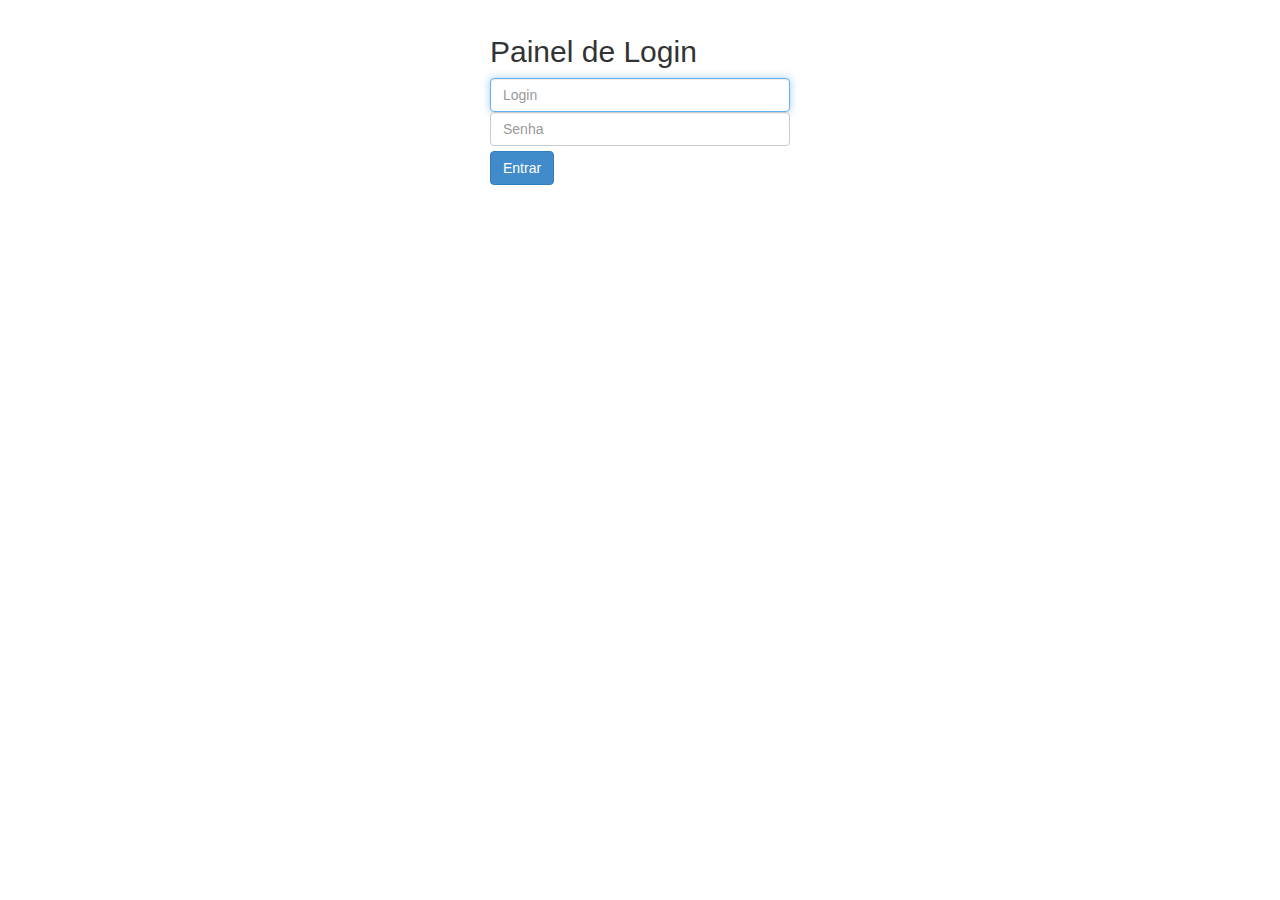
<file: www/painel.html>
<!DOCTYPE html>
<html xmlns="http://www.w3.org/1999/xhtml">

<head>
	<script src="library/jquery/jquery-1.11.2.min.js"></script>
	<script src="js/sistema/default_head.js"></script>
    <script src="assets/js/custom-scripts.js"></script>
	<script src="js/painel.js"></script>
</head>

<body>
    <div id="wrapper">
        
        <div id="page-wrapper">
            <div id="page-inner">

                <div class="row">
                    <div class="col-md-12">
                        <h1 class="page-header" id="titulo">
                            <script>text(txt.painel)</script> <small><script>text(txt.resumo_sistema)</script></small>
                        </h1>
                    </div>
                </div>
                <!-- /. ROW  -->

                <div class="row">
                    <div class="col-md-3 col-sm-12 col-xs-12">
                        <div class="panel panel-primary text-center no-boder bg-color-green">
                            <div class="panel-body">
                                <i class="fa fa-bar-chart-o fa-5x"></i>
                                <h3>8.457</h3>
                            </div>
                            <div class="panel-footer back-footer-green">
                                <script>text(txt.visitas_diarias)</script>
                            </div>
                        </div>
                    </div>
                    <div class="col-md-3 col-sm-12 col-xs-12">
                        <div class="panel panel-primary text-center no-boder bg-color-blue">
                            <div class="panel-body">
                                <i class="fa fa-shopping-cart fa-5x"></i>
                                <h3>52.160 </h3>
                            </div>
                            <div class="panel-footer back-footer-blue">
                                <script>text(txt.vendas)</script>
                            </div>
                        </div>
                    </div>
                    <div class="col-md-3 col-sm-12 col-xs-12">
                        <div class="panel panel-primary text-center no-boder bg-color-red">
                            <div class="panel-body">
                                <i class="fa fa fa-comments fa-5x"></i>
                                <h3>15.823 </h3>
                            </div>
                            <div class="panel-footer back-footer-red">
                                <script>text(txt.comentarios)</script>
                            </div>
                        </div>
                    </div>
                    <div class="col-md-3 col-sm-12 col-xs-12">
                        <div class="panel panel-primary text-center no-boder bg-color-brown">
                            <div class="panel-body">
                                <i class="fa fa-users fa-5x"></i>
                                <h3>36.752 </h3>
                            </div>
                            <div class="panel-footer back-footer-brown">
                                <script>text(txt.num_visitas)</script>
                            </div>
                        </div>
                    </div>
                </div>


                <div class="row">


                    <div class="col-md-9 col-sm-12 col-xs-12">
                        <div class="panel panel-default">
                            <div class="panel-heading">
                                Bar Chart Example
                            </div>
                            <div class="panel-body">
                                <div id="morris-bar-chart"></div>
                            </div>
                        </div>
                    </div>
                    <div class="col-md-3 col-sm-12 col-xs-12">
                        <div class="panel panel-default">
                            <div class="panel-heading">
                                Donut Chart Example
                            </div>
                            <div class="panel-body">
                                <div id="morris-donut-chart"></div>
                            </div>
                        </div>
                    </div>

                </div>
                <!-- /. ROW  -->

                <div class="row">
                    <div class="col-md-4 col-sm-12 col-xs-12">
                        <div class="panel panel-default">
                            <div class="panel-heading">
                                Tasks Panel
                            </div>
                            <div class="panel-body">
                                <div class="list-group">

                                    <a href="#" class="list-group-item">
                                        <span class="badge">7 minutes ago</span>
                                        <i class="fa fa-fw fa-comment"></i> Commented on a post
                                    </a>
                                    <a href="#" class="list-group-item">
                                        <span class="badge">16 minutes ago</span>
                                        <i class="fa fa-fw fa-truck"></i> Order 392 shipped
                                    </a>
                                    <a href="#" class="list-group-item">
                                        <span class="badge">36 minutes ago</span>
                                        <i class="fa fa-fw fa-globe"></i> Invoice 653 has paid
                                    </a>
                                    <a href="#" class="list-group-item">
                                        <span class="badge">1 hour ago</span>
                                        <i class="fa fa-fw fa-user"></i> A new user has been added
                                    </a>
                                    <a href="#" class="list-group-item">
                                        <span class="badge">1.23 hour ago</span>
                                        <i class="fa fa-fw fa-user"></i> A new user has added
                                    </a>
                                    <a href="#" class="list-group-item">
                                        <span class="badge">yesterday</span>
                                        <i class="fa fa-fw fa-globe"></i> Saved the world
                                    </a>
                                </div>
                                <div class="text-right">
                                    <a href="#">More Tasks <i class="fa fa-arrow-circle-right"></i></a>
                                </div>
                            </div>
                        </div>

                    </div>
                    <div class="col-md-8 col-sm-12 col-xs-12">

                        <div class="panel panel-default">
                            <div class="panel-heading">
                                Responsive Table Example
                            </div> 
                            <div class="panel-body">
                                <div class="table-responsive">
                                    <table class="table table-striped table-bordered table-hover">
                                        <thead>
                                            <tr>
                                                <th>S No.</th>
                                                <th>First Name</th>
                                                <th>Last Name</th>
                                                <th>User Name</th>
                                                <th>Email ID.</th>
                                            </tr>
                                        </thead>
                                        <tbody>
                                            <tr>
                                                <td>1</td>
                                                <td>John</td>
                                                <td>Doe</td>
                                                <td>John15482</td>
                                                <td>name@site.com</td>
                                            </tr>
                                            <tr>
                                                <td>2</td>
                                                <td>Kimsila</td>
                                                <td>Marriye</td>
                                                <td>Kim1425</td>
                                                <td>name@site.com</td>
                                            </tr>
                                            <tr>
                                                <td>3</td>
                                                <td>Rossye</td>
                                                <td>Nermal</td>
                                                <td>Rossy1245</td>
                                                <td>name@site.com</td>
                                            </tr>
                                            <tr>
                                                <td>4</td>
                                                <td>Richard</td>
                                                <td>Orieal</td>
                                                <td>Rich5685</td>
                                                <td>name@site.com</td>
                                            </tr>
                                            <tr>
                                                <td>5</td>
                                                <td>Jacob</td>
                                                <td>Hielsar</td>
                                                <td>Jac4587</td>
                                                <td>name@site.com</td>
                                            </tr>
                                            <tr>
                                                <td>6</td>
                                                <td>Wrapel</td>
                                                <td>Dere</td>
                                                <td>Wrap4585</td>
                                                <td>name@site.com</td>
                                            </tr>

                                        </tbody>
                                    </table>
                                </div>
                            </div>
                        </div>

                    </div>
                </div>
                <!-- /. ROW  -->
            </div>
            <!-- /. PAGE INNER  -->
        </div>
        <!-- /. PAGE WRAPPER  -->
    </div>
    <!-- /. WRAPPER  -->
</body>

</html>
</file>
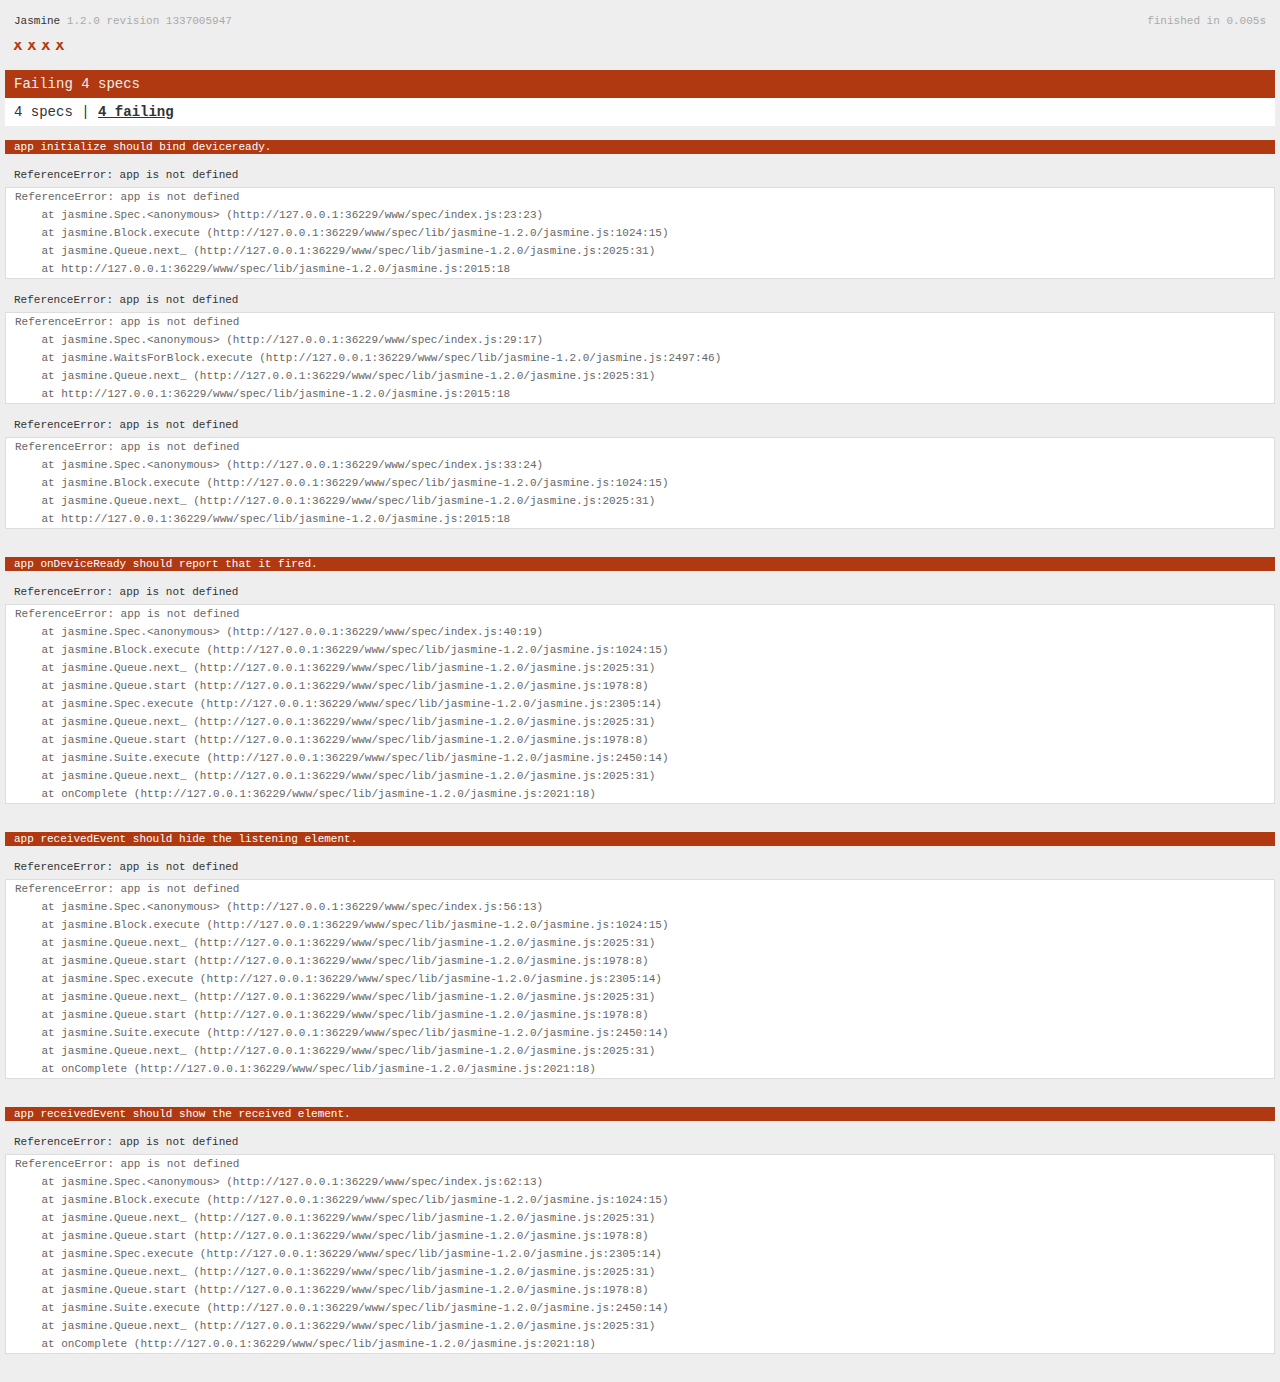
<file: www/spec.html>
<!DOCTYPE html>
<!--
    Licensed to the Apache Software Foundation (ASF) under one
    or more contributor license agreements.  See the NOTICE file
    distributed with this work for additional information
    regarding copyright ownership.  The ASF licenses this file
    to you under the Apache License, Version 2.0 (the
    "License"); you may not use this file except in compliance
    with the License.  You may obtain a copy of the License at

    http://www.apache.org/licenses/LICENSE-2.0

    Unless required by applicable law or agreed to in writing,
    software distributed under the License is distributed on an
    "AS IS" BASIS, WITHOUT WARRANTIES OR CONDITIONS OF ANY
     KIND, either express or implied.  See the License for the
    specific language governing permissions and limitations
    under the License.
-->
<html>
    <head>
        <title>Jasmine Spec Runner</title>

        <!-- jasmine source -->
        <link rel="shortcut icon" type="image/png" href="spec/lib/jasmine-1.2.0/jasmine_favicon.png">
        <link rel="stylesheet" type="text/css" href="spec/lib/jasmine-1.2.0/jasmine.css">
        <script type="text/javascript" src="spec/lib/jasmine-1.2.0/jasmine.js"></script>
        <script type="text/javascript" src="spec/lib/jasmine-1.2.0/jasmine-html.js"></script>

        <!-- include source files here... -->
        <script type="text/javascript" src="js/index.js"></script>

        <!-- include spec files here... -->
        <script type="text/javascript" src="spec/helper.js"></script>
        <script type="text/javascript" src="spec/index.js"></script>

        <script type="text/javascript">
            (function() {
                var jasmineEnv = jasmine.getEnv();
                jasmineEnv.updateInterval = 1000;

                var htmlReporter = new jasmine.HtmlReporter();

                jasmineEnv.addReporter(htmlReporter);

                jasmineEnv.specFilter = function(spec) {
                    return htmlReporter.specFilter(spec);
                };

                var currentWindowOnload = window.onload;

                window.onload = function() {
                    if (currentWindowOnload) {
                        currentWindowOnload();
                    }
                    execJasmine();
                };

                function execJasmine() {
                    jasmineEnv.execute();
                }
            })();
        </script>
    </head>
    <body>
        <div id="stage" style="display:none;"></div>
    </body>
</html>
</file>
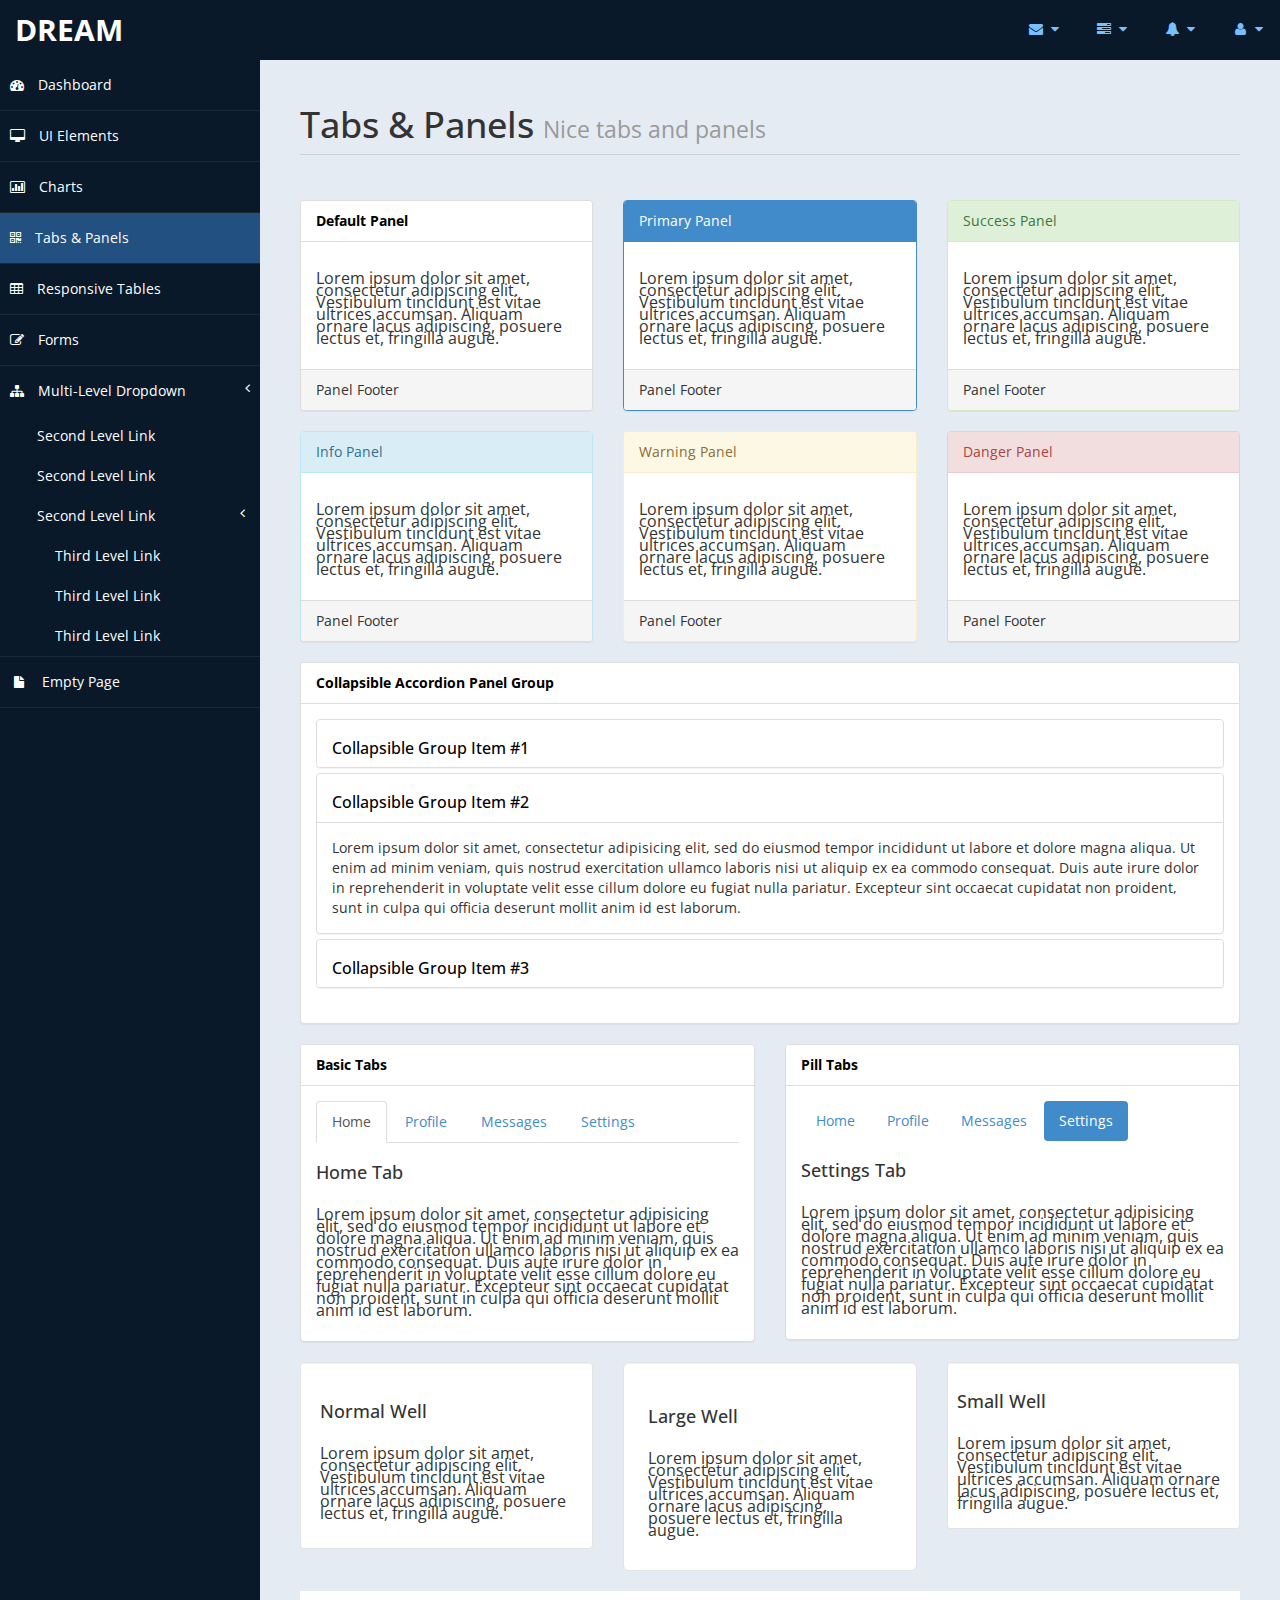
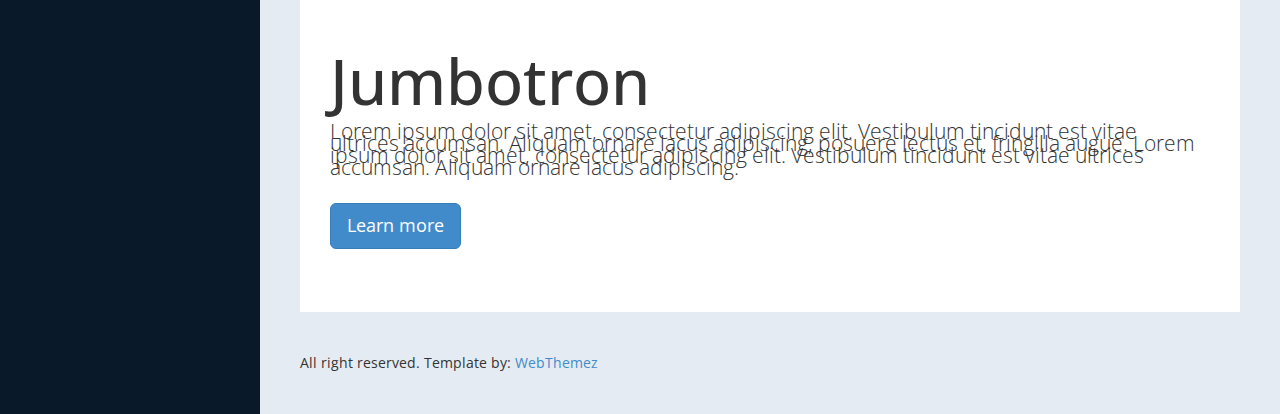
<file: www/tab-panel.html>
﻿<!DOCTYPE html>
<html xmlns="http://www.w3.org/1999/xhtml">
<head>
      <meta charset="utf-8" />
    <meta name="viewport" content="width=device-width, initial-scale=1.0" />
    <title>Free Bootstrap Admin Template : Dream</title>
	<!-- Bootstrap Styles-->
    <link href="assets/css/bootstrap.css" rel="stylesheet" />
     <!-- FontAwesome Styles-->
    <link href="assets/css/font-awesome.css" rel="stylesheet" />
        <!-- Custom Styles-->
    <link href="assets/css/custom-styles.css" rel="stylesheet" />
     <!-- Google Fonts-->
   <link href='http://fonts.googleapis.com/css?family=Open+Sans' rel='stylesheet' type='text/css' />
</head>
<body>
    <div id="wrapper">
        <nav class="navbar navbar-default top-navbar" role="navigation">
            <div class="navbar-header">
                <button type="button" class="navbar-toggle" data-toggle="collapse" data-target=".sidebar-collapse">
                    <span class="sr-only">Toggle navigation</span>
                    <span class="icon-bar"></span>
                    <span class="icon-bar"></span>
                    <span class="icon-bar"></span>
                </button>
                <a class="navbar-brand" href="index.html">Dream</a>
            </div>

            <ul class="nav navbar-top-links navbar-right">
                <li class="dropdown">
                    <a class="dropdown-toggle" data-toggle="dropdown" href="#" aria-expanded="false">
                        <i class="fa fa-envelope fa-fw"></i> <i class="fa fa-caret-down"></i>
                    </a>
                    <ul class="dropdown-menu dropdown-messages">
                        <li>
                            <a href="#">
                                <div>
                                    <strong>John Doe</strong>
                                    <span class="pull-right text-muted">
                                        <em>Today</em>
                                    </span>
                                </div>
                                <div>Lorem Ipsum has been the industry's standard dummy text ever since the 1500s...</div>
                            </a>
                        </li>
                        <li class="divider"></li>
                        <li>
                            <a href="#">
                                <div>
                                    <strong>John Smith</strong>
                                    <span class="pull-right text-muted">
                                        <em>Yesterday</em>
                                    </span>
                                </div>
                                <div>Lorem Ipsum has been the industry's standard dummy text ever since an kwilnw...</div>
                            </a>
                        </li>
                        <li class="divider"></li>
                        <li>
                            <a href="#">
                                <div>
                                    <strong>John Smith</strong>
                                    <span class="pull-right text-muted">
                                        <em>Yesterday</em>
                                    </span>
                                </div>
                                <div>Lorem Ipsum has been the industry's standard dummy text ever since the...</div>
                            </a>
                        </li>
                        <li class="divider"></li>
                        <li>
                            <a class="text-center" href="#">
                                <strong>Read All Messages</strong>
                                <i class="fa fa-angle-right"></i>
                            </a>
                        </li>
                    </ul>
                    <!-- /.dropdown-messages -->
                </li>
                <!-- /.dropdown -->
                <li class="dropdown">
                    <a class="dropdown-toggle" data-toggle="dropdown" href="#" aria-expanded="false">
                        <i class="fa fa-tasks fa-fw"></i> <i class="fa fa-caret-down"></i>
                    </a>
                    <ul class="dropdown-menu dropdown-tasks">
                        <li>
                            <a href="#">
                                <div>
                                    <p>
                                        <strong>Task 1</strong>
                                        <span class="pull-right text-muted">60% Complete</span>
                                    </p>
                                    <div class="progress progress-striped active">
                                        <div class="progress-bar progress-bar-success" role="progressbar" aria-valuenow="60" aria-valuemin="0" aria-valuemax="100" style="width: 60%">
                                            <span class="sr-only">60% Complete (success)</span>
                                        </div>
                                    </div>
                                </div>
                            </a>
                        </li>
                        <li class="divider"></li>
                        <li>
                            <a href="#">
                                <div>
                                    <p>
                                        <strong>Task 2</strong>
                                        <span class="pull-right text-muted">28% Complete</span>
                                    </p>
                                    <div class="progress progress-striped active">
                                        <div class="progress-bar progress-bar-info" role="progressbar" aria-valuenow="28" aria-valuemin="0" aria-valuemax="100" style="width: 28%">
                                            <span class="sr-only">28% Complete</span>
                                        </div>
                                    </div>
                                </div>
                            </a>
                        </li>
                        <li class="divider"></li>
                        <li>
                            <a href="#">
                                <div>
                                    <p>
                                        <strong>Task 3</strong>
                                        <span class="pull-right text-muted">60% Complete</span>
                                    </p>
                                    <div class="progress progress-striped active">
                                        <div class="progress-bar progress-bar-warning" role="progressbar" aria-valuenow="60" aria-valuemin="0" aria-valuemax="100" style="width: 60%">
                                            <span class="sr-only">60% Complete (warning)</span>
                                        </div>
                                    </div>
                                </div>
                            </a>
                        </li>
                        <li class="divider"></li>
                        <li>
                            <a href="#">
                                <div>
                                    <p>
                                        <strong>Task 4</strong>
                                        <span class="pull-right text-muted">85% Complete</span>
                                    </p>
                                    <div class="progress progress-striped active">
                                        <div class="progress-bar progress-bar-danger" role="progressbar" aria-valuenow="85" aria-valuemin="0" aria-valuemax="100" style="width: 85%">
                                            <span class="sr-only">85% Complete (danger)</span>
                                        </div>
                                    </div>
                                </div>
                            </a>
                        </li>
                        <li class="divider"></li>
                        <li>
                            <a class="text-center" href="#">
                                <strong>See All Tasks</strong>
                                <i class="fa fa-angle-right"></i>
                            </a>
                        </li>
                    </ul>
                    <!-- /.dropdown-tasks -->
                </li>
                <!-- /.dropdown -->
                <li class="dropdown">
                    <a class="dropdown-toggle" data-toggle="dropdown" href="#" aria-expanded="false">
                        <i class="fa fa-bell fa-fw"></i> <i class="fa fa-caret-down"></i>
                    </a>
                    <ul class="dropdown-menu dropdown-alerts">
                        <li>
                            <a href="#">
                                <div>
                                    <i class="fa fa-comment fa-fw"></i> New Comment
                                    <span class="pull-right text-muted small">4 min</span>
                                </div>
                            </a>
                        </li>
                        <li class="divider"></li>
                        <li>
                            <a href="#">
                                <div>
                                    <i class="fa fa-twitter fa-fw"></i> 3 New Followers
                                    <span class="pull-right text-muted small">12 min</span>
                                </div>
                            </a>
                        </li>
                        <li class="divider"></li>
                        <li>
                            <a href="#">
                                <div>
                                    <i class="fa fa-envelope fa-fw"></i> Message Sent
                                    <span class="pull-right text-muted small">4 min</span>
                                </div>
                            </a>
                        </li>
                        <li class="divider"></li>
                        <li>
                            <a href="#">
                                <div>
                                    <i class="fa fa-tasks fa-fw"></i> New Task
                                    <span class="pull-right text-muted small">4 min</span>
                                </div>
                            </a>
                        </li>
                        <li class="divider"></li>
                        <li>
                            <a href="#">
                                <div>
                                    <i class="fa fa-upload fa-fw"></i> Server Rebooted
                                    <span class="pull-right text-muted small">4 min</span>
                                </div>
                            </a>
                        </li>
                        <li class="divider"></li>
                        <li>
                            <a class="text-center" href="#">
                                <strong>See All Alerts</strong>
                                <i class="fa fa-angle-right"></i>
                            </a>
                        </li>
                    </ul>
                    <!-- /.dropdown-alerts -->
                </li>
                <!-- /.dropdown -->
                <li class="dropdown">
                    <a class="dropdown-toggle" data-toggle="dropdown" href="#" aria-expanded="false">
                        <i class="fa fa-user fa-fw"></i> <i class="fa fa-caret-down"></i>
                    </a>
                    <ul class="dropdown-menu dropdown-user">
                        <li><a href="#"><i class="fa fa-user fa-fw"></i> User Profile</a>
                        </li>
                        <li><a href="#"><i class="fa fa-gear fa-fw"></i> Settings</a>
                        </li>
                        <li class="divider"></li>
                        <li><a href="#"><i class="fa fa-sign-out fa-fw"></i> Logout</a>
                        </li>
                    </ul>
                    <!-- /.dropdown-user -->
                </li>
                <!-- /.dropdown -->
            </ul>
        </nav>
        <!--/. NAV TOP  -->
        <nav class="navbar-default navbar-side" role="navigation">
            <div class="sidebar-collapse">
                <ul class="nav" id="main-menu">

                    <li>
                        <a href="index.html"><i class="fa fa-dashboard"></i> Dashboard</a>
                    </li>
                    <li>
                        <a href="ui-elements.html"><i class="fa fa-desktop"></i> UI Elements</a>
                    </li>
					<li>
                        <a href="chart.html"><i class="fa fa-bar-chart-o"></i> Charts</a>
                    </li>
                    <li>
                        <a href="tab-panel.html" class="active-menu"><i class="fa fa-qrcode"></i> Tabs & Panels</a>
                    </li>
                    
                    <li>
                        <a href="table.html"><i class="fa fa-table"></i> Responsive Tables</a>
                    </li>
                    <li>
                        <a href="form.html"><i class="fa fa-edit"></i> Forms </a>
                    </li>


                    <li>
                        <a href="#"><i class="fa fa-sitemap"></i> Multi-Level Dropdown<span class="fa arrow"></span></a>
                        <ul class="nav nav-second-level">
                            <li>
                                <a href="#">Second Level Link</a>
                            </li>
                            <li>
                                <a href="#">Second Level Link</a>
                            </li>
                            <li>
                                <a href="#">Second Level Link<span class="fa arrow"></span></a>
                                <ul class="nav nav-third-level">
                                    <li>
                                        <a href="#">Third Level Link</a>
                                    </li>
                                    <li>
                                        <a href="#">Third Level Link</a>
                                    </li>
                                    <li>
                                        <a href="#">Third Level Link</a>
                                    </li>

                                </ul>

                            </li>
                        </ul>
                    </li>
                    <li>
                        <a href="empty.html"><i class="fa fa-fw fa-file"></i> Empty Page</a>
                    </li>
                </ul>

            </div>

        </nav>
        <!-- /. NAV SIDE  -->
        <div id="page-wrapper" >
            <div id="page-inner">
			 <div class="row">
                    <div class="col-md-12">
                        <h1 class="page-header">
                            Tabs & Panels <small>Nice tabs and panels</small>
                        </h1>
                    </div>
                </div> 
                 <!-- /. ROW  -->
                                 
            <div class="row">
                <div class="col-md-4 col-sm-4">
                    <div class="panel panel-default">
                        <div class="panel-heading">
                            Default Panel
                        </div>
                        <div class="panel-body">
                            <p>Lorem ipsum dolor sit amet, consectetur adipiscing elit. Vestibulum tincidunt est vitae ultrices accumsan. Aliquam ornare lacus adipiscing, posuere lectus et, fringilla augue.</p>
                        </div>
                        <div class="panel-footer">
                            Panel Footer
                        </div>
                    </div>
                </div>
                <div class="col-md-4 col-sm-4">
                    <div class="panel panel-primary">
                        <div class="panel-heading">
                            Primary Panel
                        </div>
                        <div class="panel-body">
                            <p>Lorem ipsum dolor sit amet, consectetur adipiscing elit. Vestibulum tincidunt est vitae ultrices accumsan. Aliquam ornare lacus adipiscing, posuere lectus et, fringilla augue.</p>
                        </div>
                        <div class="panel-footer">
                            Panel Footer
                        </div>
                    </div>
                </div>
                <div class="col-md-4 col-sm-4">
                    <div class="panel panel-success">
                        <div class="panel-heading">
                            Success Panel
                        </div>
                        <div class="panel-body">
                            <p>Lorem ipsum dolor sit amet, consectetur adipiscing elit. Vestibulum tincidunt est vitae ultrices accumsan. Aliquam ornare lacus adipiscing, posuere lectus et, fringilla augue.</p>
                        </div>
                        <div class="panel-footer">
                            Panel Footer
                        </div>
                    </div>
                </div>
            </div>
                   <!-- /. ROW  -->
            <div class="row">
                <div class="col-md-4 col-sm-4">
                    <div class="panel panel-info">
                        <div class="panel-heading">
                            Info Panel
                        </div>
                        <div class="panel-body">
                            <p>Lorem ipsum dolor sit amet, consectetur adipiscing elit. Vestibulum tincidunt est vitae ultrices accumsan. Aliquam ornare lacus adipiscing, posuere lectus et, fringilla augue.</p>
                        </div>
                        <div class="panel-footer">
                            Panel Footer
                        </div>
                    </div>
                </div>
                <div class="col-md-4 col-sm-4">
                    <div class="panel panel-warning">
                        <div class="panel-heading">
                            Warning Panel
                        </div>
                        <div class="panel-body">
                            <p>Lorem ipsum dolor sit amet, consectetur adipiscing elit. Vestibulum tincidunt est vitae ultrices accumsan. Aliquam ornare lacus adipiscing, posuere lectus et, fringilla augue.</p>
                        </div>
                        <div class="panel-footer">
                            Panel Footer
                        </div>
                    </div>
                </div>
                <div class="col-md-4 col-sm-4">
                    <div class="panel panel-danger">
                        <div class="panel-heading">
                            Danger Panel
                        </div>
                        <div class="panel-body">
                            <p>Lorem ipsum dolor sit amet, consectetur adipiscing elit. Vestibulum tincidunt est vitae ultrices accumsan. Aliquam ornare lacus adipiscing, posuere lectus et, fringilla augue.</p>
                        </div>
                        <div class="panel-footer">
                            Panel Footer
                        </div>
                    </div>
                </div>
            </div>
                    <!-- /. ROW  -->
            <div class="row">
                <div class="col-md-12">
                    <div class="panel panel-default">
                        <div class="panel-heading">
                            Collapsible Accordion Panel Group
                        </div>
                        <div class="panel-body">
                            <div class="panel-group" id="accordion">
                                <div class="panel panel-default">
                                    <div class="panel-heading">
                                        <h4 class="panel-title">
                                            <a data-toggle="collapse" data-parent="#accordion" href="#collapseOne" class="collapsed">Collapsible Group Item #1</a>
                                        </h4>
                                    </div>
                                    <div id="collapseOne" class="panel-collapse collapse" style="height: 0px;">
                                        <div class="panel-body">
                                            Lorem ipsum dolor sit amet, consectetur adipisicing elit, sed do eiusmod tempor incididunt ut labore et dolore magna aliqua. Ut enim ad minim veniam, quis nostrud exercitation ullamco laboris nisi ut aliquip ex ea commodo consequat. Duis aute irure dolor in reprehenderit in voluptate velit esse cillum dolore eu fugiat nulla pariatur. Excepteur sint occaecat cupidatat non proident, sunt in culpa qui officia deserunt mollit anim id est laborum.
                                        </div>
                                    </div>
                                </div>
                                <div class="panel panel-default">
                                    <div class="panel-heading">
                                        <h4 class="panel-title">
                                            <a data-toggle="collapse" data-parent="#accordion" href="#collapseTwo">Collapsible Group Item #2</a>
                                        </h4>
                                    </div>
                                    <div id="collapseTwo" class="panel-collapse in" style="height: auto;">
                                        <div class="panel-body">
                                            Lorem ipsum dolor sit amet, consectetur adipisicing elit, sed do eiusmod tempor incididunt ut labore et dolore magna aliqua. Ut enim ad minim veniam, quis nostrud exercitation ullamco laboris nisi ut aliquip ex ea commodo consequat. Duis aute irure dolor in reprehenderit in voluptate velit esse cillum dolore eu fugiat nulla pariatur. Excepteur sint occaecat cupidatat non proident, sunt in culpa qui officia deserunt mollit anim id est laborum.
                                        </div>
                                    </div>
                                </div>
                                <div class="panel panel-default">
                                    <div class="panel-heading">
                                        <h4 class="panel-title">
                                            <a data-toggle="collapse" data-parent="#accordion" href="#collapseThree" class="collapsed">Collapsible Group Item #3</a>
                                        </h4>
                                    </div>
                                    <div id="collapseThree" class="panel-collapse collapse">
                                        <div class="panel-body">
                                            Lorem ipsum dolor sit amet, consectetur adipisicing elit, sed do eiusmod tempor incididunt ut labore et dolore magna aliqua. Ut enim ad minim veniam, quis nostrud exercitation ullamco laboris nisi ut aliquip ex ea commodo consequat. Duis aute irure dolor in reprehenderit in voluptate velit esse cillum dolore eu fugiat nulla pariatur. Excepteur sint occaecat cupidatat non proident, sunt in culpa qui officia deserunt mollit anim id est laborum.
                                        </div>
                                    </div>
                                </div>
                            </div>
                        </div>
                    </div>
                </div>
            </div>
                    <!-- /. ROW  -->
            <div class="row">
                <div class="col-md-6 col-sm-6">
                    <div class="panel panel-default">
                        <div class="panel-heading">
                            Basic Tabs
                        </div>
                        <div class="panel-body">
                            <ul class="nav nav-tabs">
                                <li class="active"><a href="#home" data-toggle="tab">Home</a>
                                </li>
                                <li class=""><a href="#profile" data-toggle="tab">Profile</a>
                                </li>
                                <li class=""><a href="#messages" data-toggle="tab">Messages</a>
                                </li>
                                <li class=""><a href="#settings" data-toggle="tab">Settings</a>
                                </li>
                            </ul>

                            <div class="tab-content">
                                <div class="tab-pane fade active in" id="home">
                                    <h4>Home Tab</h4>
                                    <p>Lorem ipsum dolor sit amet, consectetur adipisicing elit, sed do eiusmod tempor incididunt ut labore et dolore magna aliqua. Ut enim ad minim veniam, quis nostrud exercitation ullamco laboris nisi ut aliquip ex ea commodo consequat. Duis aute irure dolor in reprehenderit in voluptate velit esse cillum dolore eu fugiat nulla pariatur. Excepteur sint occaecat cupidatat non proident, sunt in culpa qui officia deserunt mollit anim id est laborum.</p>
                                </div>
                                <div class="tab-pane fade" id="profile">
                                    <h4>Profile Tab</h4>
                                    <p>Lorem ipsum dolor sit amet, consectetur adipisicing elit, sed do eiusmod tempor incididunt ut labore et dolore magna aliqua. Ut enim ad minim veniam, quis nostrud exercitation ullamco laboris nisi ut aliquip ex ea commodo consequat. Duis aute irure dolor in reprehenderit in voluptate velit esse cillum dolore eu fugiat nulla pariatur. Excepteur sint occaecat cupidatat non proident, sunt in culpa qui officia deserunt mollit anim id est laborum.</p>
                                </div>
                                <div class="tab-pane fade" id="messages">
                                    <h4>Messages Tab</h4>
                                    <p>Lorem ipsum dolor sit amet, consectetur adipisicing elit, sed do eiusmod tempor incididunt ut labore et dolore magna aliqua. Ut enim ad minim veniam, quis nostrud exercitation ullamco laboris nisi ut aliquip ex ea commodo consequat. Duis aute irure dolor in reprehenderit in voluptate velit esse cillum dolore eu fugiat nulla pariatur. Excepteur sint occaecat cupidatat non proident, sunt in culpa qui officia deserunt mollit anim id est laborum.</p>
                                </div>
                                <div class="tab-pane fade" id="settings">
                                    <h4>Settings Tab</h4>
                                    <p>Lorem ipsum dolor sit amet, consectetur adipisicing elit, sed do eiusmod tempor incididunt ut labore et dolore magna aliqua. Ut enim ad minim veniam, quis nostrud exercitation ullamco laboris nisi ut aliquip ex ea commodo consequat. Duis aute irure dolor in reprehenderit in voluptate velit esse cillum dolore eu fugiat nulla pariatur. Excepteur sint occaecat cupidatat non proident, sunt in culpa qui officia deserunt mollit anim id est laborum.</p>
                                </div>
                            </div>
                        </div>
                    </div>
                </div>
                <div class="col-md-6 col-sm-6">
                    <div class="panel panel-default">
                        <div class="panel-heading">
                            Pill Tabs
                        </div>
                        <div class="panel-body">
                            <ul class="nav nav-pills">
                                <li class=""><a href="#home-pills" data-toggle="tab">Home</a>
                                </li>
                                <li class=""><a href="#profile-pills" data-toggle="tab">Profile</a>
                                </li>
                                <li class=""><a href="#messages-pills" data-toggle="tab">Messages</a>
                                </li>
                                <li class="active"><a href="#settings-pills" data-toggle="tab">Settings</a>
                                </li>
                            </ul>

                            <div class="tab-content">
                                <div class="tab-pane fade" id="home-pills">
                                    <h4>Home Tab</h4>
                                    <p>Lorem ipsum dolor sit amet, consectetur adipisicing elit, sed do eiusmod tempor incididunt ut labore et dolore magna aliqua. Ut enim ad minim veniam, quis nostrud exercitation ullamco laboris nisi ut aliquip ex ea commodo consequat. Duis aute irure dolor in reprehenderit in voluptate velit esse cillum dolore eu fugiat nulla pariatur. Excepteur sint occaecat cupidatat non proident, sunt in culpa qui officia deserunt mollit anim id est laborum.</p>
                                </div>
                                <div class="tab-pane fade" id="profile-pills">
                                    <h4>Profile Tab</h4>
                                    <p>Lorem ipsum dolor sit amet, consectetur adipisicing elit, sed do eiusmod tempor incididunt ut labore et dolore magna aliqua. Ut enim ad minim veniam, quis nostrud exercitation ullamco laboris nisi ut aliquip ex ea commodo consequat. Duis aute irure dolor in reprehenderit in voluptate velit esse cillum dolore eu fugiat nulla pariatur. Excepteur sint occaecat cupidatat non proident, sunt in culpa qui officia deserunt mollit anim id est laborum.</p>
                                </div>
                                <div class="tab-pane fade" id="messages-pills">
                                    <h4>Messages Tab</h4>
                                    <p>Lorem ipsum dolor sit amet, consectetur adipisicing elit, sed do eiusmod tempor incididunt ut labore et dolore magna aliqua. Ut enim ad minim veniam, quis nostrud exercitation ullamco laboris nisi ut aliquip ex ea commodo consequat. Duis aute irure dolor in reprehenderit in voluptate velit esse cillum dolore eu fugiat nulla pariatur. Excepteur sint occaecat cupidatat non proident, sunt in culpa qui officia deserunt mollit anim id est laborum.</p>
                                </div>
                                <div class="tab-pane fade active in" id="settings-pills">
                                    <h4>Settings Tab</h4>
                                    <p>Lorem ipsum dolor sit amet, consectetur adipisicing elit, sed do eiusmod tempor incididunt ut labore et dolore magna aliqua. Ut enim ad minim veniam, quis nostrud exercitation ullamco laboris nisi ut aliquip ex ea commodo consequat. Duis aute irure dolor in reprehenderit in voluptate velit esse cillum dolore eu fugiat nulla pariatur. Excepteur sint occaecat cupidatat non proident, sunt in culpa qui officia deserunt mollit anim id est laborum.</p>
                                </div>
                            </div>
                        </div>
                    </div>
                </div>
            </div>
                    <!-- /. ROW  -->
            <div class="row">
                <div class="col-md-4 col-sm-4">
                    <div class="well">
                        <h4>Normal Well</h4>
                        <p>Lorem ipsum dolor sit amet, consectetur adipiscing elit. Vestibulum tincidunt est vitae ultrices accumsan. Aliquam ornare lacus adipiscing, posuere lectus et, fringilla augue.</p>
                    </div>
                </div>
                <div class="col-md-4 col-sm-4">
                    <div class="well well-lg">
                        <h4>Large Well</h4>
                        <p>Lorem ipsum dolor sit amet, consectetur adipiscing elit. Vestibulum tincidunt est vitae ultrices accumsan. Aliquam ornare lacus adipiscing, posuere lectus et, fringilla augue.</p>
                    </div>
                </div>
                <div class="col-md-4 col-sm-4">
                    <div class="well well-sm">
                        <h4>Small Well</h4>
                        <p>Lorem ipsum dolor sit amet, consectetur adipiscing elit. Vestibulum tincidunt est vitae ultrices accumsan. Aliquam ornare lacus adipiscing, posuere lectus et, fringilla augue.</p>
                    </div>
                </div>
            </div>
                    <!-- /. ROW  -->
            <div class="row">
                <div class="col-md-12">
                    <div class="jumbotron">
                        <h1>Jumbotron</h1>
                        <p>Lorem ipsum dolor sit amet, consectetur adipiscing elit. Vestibulum tincidunt est vitae ultrices accumsan. Aliquam ornare lacus adipiscing, posuere lectus et, fringilla augue. Lorem ipsum dolor sit amet, consectetur adipiscing elit. Vestibulum tincidunt est vitae ultrices accumsan. Aliquam ornare lacus adipiscing.</p>
                        <p>
                            <a class="btn btn-primary btn-lg" role="button">Learn more</a>
                        </p>
                    </div>
                </div>
            </div>
                    <!-- /. ROW  -->
				<footer><p>All right reserved. Template by: <a href="http://webthemez.com">WebThemez</a></p></footer>
					</div>
			 <!-- /. PAGE INNER  -->
            </div>
         <!-- /. PAGE WRAPPER  -->
        </div>
     <!-- /. WRAPPER  -->
    <!-- JS Scripts-->
    <!-- jQuery Js -->
    <script src="assets/js/jquery-1.10.2.js"></script>
      <!-- Bootstrap Js -->
    <script src="assets/js/bootstrap.min.js"></script>
    <!-- Metis Menu Js -->
    <script src="assets/js/jquery.metisMenu.js"></script>
      <!-- Custom Js -->
    <script src="assets/js/custom-scripts.js"></script>
    
   
</body>
</html>
</file>
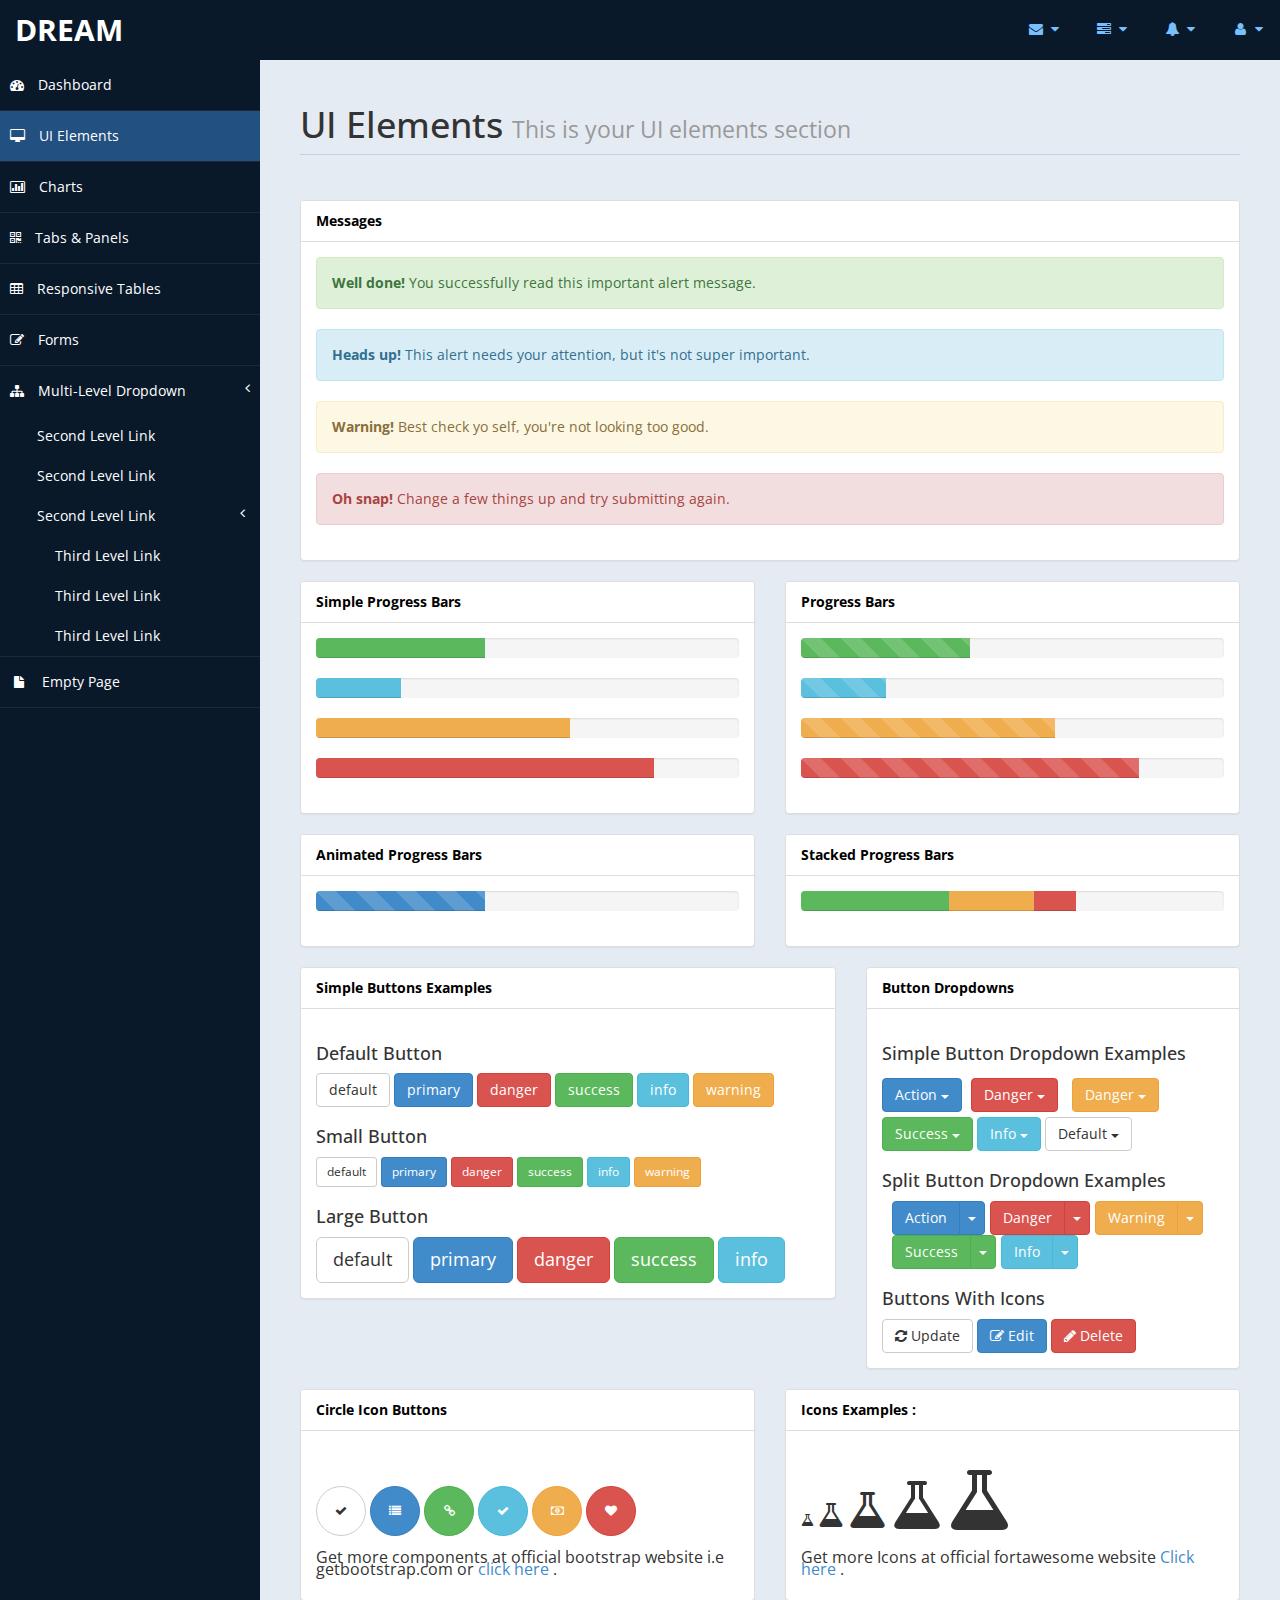
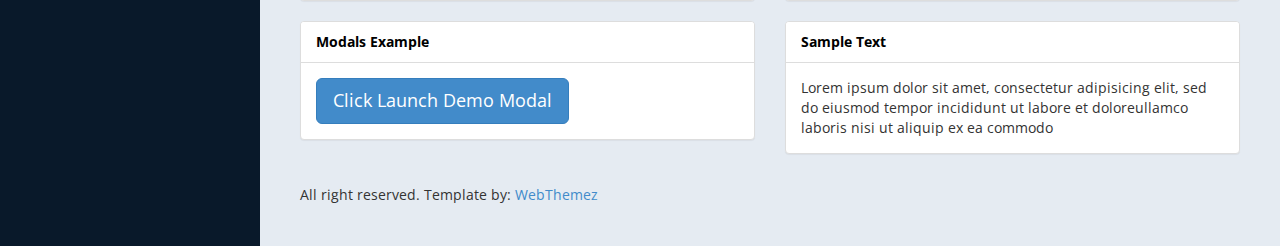
<file: www/ui-elements.html>
﻿<!DOCTYPE html>
<html xmlns="http://www.w3.org/1999/xhtml">
<head>
      <meta charset="utf-8" />
    <meta name="viewport" content="width=device-width, initial-scale=1.0" />
    <title>Free Bootstrap Admin Template : Dream</title>
	<!-- Bootstrap Styles-->
    <link href="assets/css/bootstrap.css" rel="stylesheet" />
     <!-- FontAwesome Styles-->
    <link href="assets/css/font-awesome.css" rel="stylesheet" />
        <!-- Custom Styles-->
    <link href="assets/css/custom-styles.css" rel="stylesheet" />
     <!-- Google Fonts-->
   <link href='http://fonts.googleapis.com/css?family=Open+Sans' rel='stylesheet' type='text/css' />
</head>
<body>
    <div id="wrapper">
        <nav class="navbar navbar-default top-navbar" role="navigation">
            <div class="navbar-header">
                <button type="button" class="navbar-toggle" data-toggle="collapse" data-target=".sidebar-collapse">
                    <span class="sr-only">Toggle navigation</span>
                    <span class="icon-bar"></span>
                    <span class="icon-bar"></span>
                    <span class="icon-bar"></span>
                </button>
                <a class="navbar-brand" href="index.html">Dream</a>
            </div>

            <ul class="nav navbar-top-links navbar-right">
                <li class="dropdown">
                    <a class="dropdown-toggle" data-toggle="dropdown" href="#" aria-expanded="false">
                        <i class="fa fa-envelope fa-fw"></i> <i class="fa fa-caret-down"></i>
                    </a>
                    <ul class="dropdown-menu dropdown-messages">
                        <li>
                            <a href="#">
                                <div>
                                    <strong>John Doe</strong>
                                    <span class="pull-right text-muted">
                                        <em>Today</em>
                                    </span>
                                </div>
                                <div>Lorem Ipsum has been the industry's standard dummy text ever since the 1500s...</div>
                            </a>
                        </li>
                        <li class="divider"></li>
                        <li>
                            <a href="#">
                                <div>
                                    <strong>John Smith</strong>
                                    <span class="pull-right text-muted">
                                        <em>Yesterday</em>
                                    </span>
                                </div>
                                <div>Lorem Ipsum has been the industry's standard dummy text ever since an kwilnw...</div>
                            </a>
                        </li>
                        <li class="divider"></li>
                        <li>
                            <a href="#">
                                <div>
                                    <strong>John Smith</strong>
                                    <span class="pull-right text-muted">
                                        <em>Yesterday</em>
                                    </span>
                                </div>
                                <div>Lorem Ipsum has been the industry's standard dummy text ever since the...</div>
                            </a>
                        </li>
                        <li class="divider"></li>
                        <li>
                            <a class="text-center" href="#">
                                <strong>Read All Messages</strong>
                                <i class="fa fa-angle-right"></i>
                            </a>
                        </li>
                    </ul>
                    <!-- /.dropdown-messages -->
                </li>
                <!-- /.dropdown -->
                <li class="dropdown">
                    <a class="dropdown-toggle" data-toggle="dropdown" href="#" aria-expanded="false">
                        <i class="fa fa-tasks fa-fw"></i> <i class="fa fa-caret-down"></i>
                    </a>
                    <ul class="dropdown-menu dropdown-tasks">
                        <li>
                            <a href="#">
                                <div>
                                    <p>
                                        <strong>Task 1</strong>
                                        <span class="pull-right text-muted">60% Complete</span>
                                    </p>
                                    <div class="progress progress-striped active">
                                        <div class="progress-bar progress-bar-success" role="progressbar" aria-valuenow="60" aria-valuemin="0" aria-valuemax="100" style="width: 60%">
                                            <span class="sr-only">60% Complete (success)</span>
                                        </div>
                                    </div>
                                </div>
                            </a>
                        </li>
                        <li class="divider"></li>
                        <li>
                            <a href="#">
                                <div>
                                    <p>
                                        <strong>Task 2</strong>
                                        <span class="pull-right text-muted">28% Complete</span>
                                    </p>
                                    <div class="progress progress-striped active">
                                        <div class="progress-bar progress-bar-info" role="progressbar" aria-valuenow="28" aria-valuemin="0" aria-valuemax="100" style="width: 28%">
                                            <span class="sr-only">28% Complete</span>
                                        </div>
                                    </div>
                                </div>
                            </a>
                        </li>
                        <li class="divider"></li>
                        <li>
                            <a href="#">
                                <div>
                                    <p>
                                        <strong>Task 3</strong>
                                        <span class="pull-right text-muted">60% Complete</span>
                                    </p>
                                    <div class="progress progress-striped active">
                                        <div class="progress-bar progress-bar-warning" role="progressbar" aria-valuenow="60" aria-valuemin="0" aria-valuemax="100" style="width: 60%">
                                            <span class="sr-only">60% Complete (warning)</span>
                                        </div>
                                    </div>
                                </div>
                            </a>
                        </li>
                        <li class="divider"></li>
                        <li>
                            <a href="#">
                                <div>
                                    <p>
                                        <strong>Task 4</strong>
                                        <span class="pull-right text-muted">85% Complete</span>
                                    </p>
                                    <div class="progress progress-striped active">
                                        <div class="progress-bar progress-bar-danger" role="progressbar" aria-valuenow="85" aria-valuemin="0" aria-valuemax="100" style="width: 85%">
                                            <span class="sr-only">85% Complete (danger)</span>
                                        </div>
                                    </div>
                                </div>
                            </a>
                        </li>
                        <li class="divider"></li>
                        <li>
                            <a class="text-center" href="#">
                                <strong>See All Tasks</strong>
                                <i class="fa fa-angle-right"></i>
                            </a>
                        </li>
                    </ul>
                    <!-- /.dropdown-tasks -->
                </li>
                <!-- /.dropdown -->
                <li class="dropdown">
                    <a class="dropdown-toggle" data-toggle="dropdown" href="#" aria-expanded="false">
                        <i class="fa fa-bell fa-fw"></i> <i class="fa fa-caret-down"></i>
                    </a>
                    <ul class="dropdown-menu dropdown-alerts">
                        <li>
                            <a href="#">
                                <div>
                                    <i class="fa fa-comment fa-fw"></i> New Comment
                                    <span class="pull-right text-muted small">4 min</span>
                                </div>
                            </a>
                        </li>
                        <li class="divider"></li>
                        <li>
                            <a href="#">
                                <div>
                                    <i class="fa fa-twitter fa-fw"></i> 3 New Followers
                                    <span class="pull-right text-muted small">12 min</span>
                                </div>
                            </a>
                        </li>
                        <li class="divider"></li>
                        <li>
                            <a href="#">
                                <div>
                                    <i class="fa fa-envelope fa-fw"></i> Message Sent
                                    <span class="pull-right text-muted small">4 min</span>
                                </div>
                            </a>
                        </li>
                        <li class="divider"></li>
                        <li>
                            <a href="#">
                                <div>
                                    <i class="fa fa-tasks fa-fw"></i> New Task
                                    <span class="pull-right text-muted small">4 min</span>
                                </div>
                            </a>
                        </li>
                        <li class="divider"></li>
                        <li>
                            <a href="#">
                                <div>
                                    <i class="fa fa-upload fa-fw"></i> Server Rebooted
                                    <span class="pull-right text-muted small">4 min</span>
                                </div>
                            </a>
                        </li>
                        <li class="divider"></li>
                        <li>
                            <a class="text-center" href="#">
                                <strong>See All Alerts</strong>
                                <i class="fa fa-angle-right"></i>
                            </a>
                        </li>
                    </ul>
                    <!-- /.dropdown-alerts -->
                </li>
                <!-- /.dropdown -->
                <li class="dropdown">
                    <a class="dropdown-toggle" data-toggle="dropdown" href="#" aria-expanded="false">
                        <i class="fa fa-user fa-fw"></i> <i class="fa fa-caret-down"></i>
                    </a>
                    <ul class="dropdown-menu dropdown-user">
                        <li><a href="#"><i class="fa fa-user fa-fw"></i> User Profile</a>
                        </li>
                        <li><a href="#"><i class="fa fa-gear fa-fw"></i> Settings</a>
                        </li>
                        <li class="divider"></li>
                        <li><a href="#"><i class="fa fa-sign-out fa-fw"></i> Logout</a>
                        </li>
                    </ul>
                    <!-- /.dropdown-user -->
                </li>
                <!-- /.dropdown -->
            </ul>
        </nav>
        <!--/. NAV TOP  -->
        <nav class="navbar-default navbar-side" role="navigation">
            <div class="sidebar-collapse">
                <ul class="nav" id="main-menu">

                    <li>
                        <a href="index.html"><i class="fa fa-dashboard"></i> Dashboard</a>
                    </li>
                    <li>
                        <a href="ui-elements.html" class="active-menu"><i class="fa fa-desktop"></i> UI Elements</a>
                    </li>
					<li>
                        <a href="chart.html"><i class="fa fa-bar-chart-o"></i> Charts</a>
                    </li>
                    <li>
                        <a href="tab-panel.html"><i class="fa fa-qrcode"></i> Tabs & Panels</a>
                    </li>
                    
                    <li>
                        <a href="table.html"><i class="fa fa-table"></i> Responsive Tables</a>
                    </li>
                    <li>
                        <a href="form.html"><i class="fa fa-edit"></i> Forms </a>
                    </li>


                    <li>
                        <a href="#"><i class="fa fa-sitemap"></i> Multi-Level Dropdown<span class="fa arrow"></span></a>
                        <ul class="nav nav-second-level">
                            <li>
                                <a href="#">Second Level Link</a>
                            </li>
                            <li>
                                <a href="#">Second Level Link</a>
                            </li>
                            <li>
                                <a href="#">Second Level Link<span class="fa arrow"></span></a>
                                <ul class="nav nav-third-level">
                                    <li>
                                        <a href="#">Third Level Link</a>
                                    </li>
                                    <li>
                                        <a href="#">Third Level Link</a>
                                    </li>
                                    <li>
                                        <a href="#">Third Level Link</a>
                                    </li>

                                </ul>

                            </li>
                        </ul>
                    </li>
                    <li>
                        <a href="empty.html"><i class="fa fa-fw fa-file"></i> Empty Page</a>
                    </li>
                </ul>

            </div>

        </nav>
        <!-- /. NAV SIDE  -->
        <div id="page-wrapper" >
            <div id="page-inner">
			 <div class="row">
                    <div class="col-md-12">
                        <h1 class="page-header">
                            UI Elements <small>This is your UI elements section</small>
                        </h1>
                    </div>
                </div> 
                 <!-- /. ROW  -->
				 
				
			<div class="row">

			  <div class="col-md-12">
			<div class="panel panel-default">
				<div class="panel-heading">
				 Messages
				</div>        
							  
							<div class="panel-body"> 
								<div class="alert alert-success">
									<strong>Well done!</strong> You successfully read this important alert message.
								</div>
								<div class="alert alert-info">
									<strong>Heads up!</strong> This alert needs your attention, but it's not super important.
								</div>
								<div class="alert alert-warning">
									<strong>Warning!</strong> Best check yo self, you're not looking too good.
								</div>
								<div class="alert alert-danger">
									<strong>Oh snap!</strong> Change a few things up and try submitting again.
								</div>
							</div>
				</div>
			</div>						
				</div>								
									
				  <div class="row">
                    <div class="col-md-6">
                        <div class="panel panel-default">
                        <div class="panel-heading">
                            Simple Progress Bars 
                        </div>
                       
                        <div class="panel-body">
                       <div class="progress">
  <div class="progress-bar progress-bar-success" role="progressbar" aria-valuenow="40" aria-valuemin="0" aria-valuemax="100" style="width: 40%">
    <span class="sr-only">40% Complete (success)</span>
  </div>
</div>
<div class="progress">
  <div class="progress-bar progress-bar-info" role="progressbar" aria-valuenow="20" aria-valuemin="0" aria-valuemax="100" style="width: 20%">
    <span class="sr-only">20% Complete</span>
  </div>
</div>
<div class="progress">
  <div class="progress-bar progress-bar-warning" role="progressbar" aria-valuenow="60" aria-valuemin="0" aria-valuemax="100" style="width: 60%">
    <span class="sr-only">60% Complete (warning)</span>
  </div>
</div>
<div class="progress">
  <div class="progress-bar progress-bar-danger" role="progressbar" aria-valuenow="80" aria-valuemin="0" aria-valuemax="100" style="width: 80%">
    <span class="sr-only">80% Complete</span>
  </div>
</div>
                            </div>
                            </div>
                    </div>
                    <div class="col-md-6">
                        <div class="panel panel-default">
                        <div class="panel-heading">
                            Progress Bars 
                        </div>
                       
                        <div class="panel-body">
                       <div class="progress progress-striped">
  <div class="progress-bar progress-bar-success" role="progressbar" aria-valuenow="40" aria-valuemin="0" aria-valuemax="100" style="width: 40%">
    <span class="sr-only">40% Complete (success)</span>
  </div>
</div>
<div class="progress progress-striped">
  <div class="progress-bar progress-bar-info" role="progressbar" aria-valuenow="20" aria-valuemin="0" aria-valuemax="100" style="width: 20%">
    <span class="sr-only">20% Complete</span>
  </div>
</div>
<div class="progress progress-striped">
  <div class="progress-bar progress-bar-warning" role="progressbar" aria-valuenow="60" aria-valuemin="0" aria-valuemax="100" style="width: 60%">
    <span class="sr-only">60% Complete (warning)</span>
  </div>
</div>
<div class="progress progress-striped">
  <div class="progress-bar progress-bar-danger" role="progressbar" aria-valuenow="80" aria-valuemin="0" aria-valuemax="100" style="width: 80%">
    <span class="sr-only">80% Complete</span>
  </div>
</div>
                            </div>
                            </div>
                    </div>
                </div>
                 <!-- /. ROW  -->
				 	<div class="row">
                    <div class="col-md-6">
                        <div class="panel panel-default">
                        <div class="panel-heading">
                            Animated Progress Bars 
                        </div>
                       
                        <div class="panel-body">
                       <div class="progress progress-striped active">
  <div class="progress-bar progress-bar-primary" role="progressbar" aria-valuenow="40" aria-valuemin="0" aria-valuemax="100" style="width: 40%">
    <span class="sr-only">40% Complete (success)</span>
  </div>
</div>
                            </div>
                            </div>
                    </div>
                      <div class="col-md-6">
                        <div class="panel panel-default">
                        <div class="panel-heading">
                            Stacked Progress Bars 
                        </div>
                       
                        <div class="panel-body">
                       <div class="progress">
  <div class="progress-bar progress-bar-success" style="width: 35%">
    <span class="sr-only">35% Complete (success)</span>
  </div>
  <div class="progress-bar progress-bar-warning" style="width: 20%">
    <span class="sr-only">20% Complete (warning)</span>
  </div>
  <div class="progress-bar progress-bar-danger" style="width: 10%">
    <span class="sr-only">10% Complete (danger)</span>
  </div>
</div>
                            </div>
                            </div>
                    </div>
                </div>				
                 <div class="row">
                    
                      <div class="col-md-7">
                    <div class="panel panel-default">
                        <div class="panel-heading">
                         Simple Buttons Examples
                        </div>        
                                      
                                    <div class="panel-body"> 

                    <h4>Default Button</h4>
                    <a href="#" class="btn btn-default">default</a>
                    <a href="#" class="btn btn-primary">primary</a>
                    <a href="#" class="btn btn-danger">danger</a>
                    <a href="#" class="btn btn-success">success</a>
                    <a href="#" class="btn btn-info">info</a>
                    <a href="#" class="btn btn-warning">warning</a>

                  
                    <h4>Small Button</h4>
                    <a href="#" class="btn btn-default btn-sm">default</a>
                    <a href="#" class="btn btn-primary btn-sm">primary</a>
                    <a href="#" class="btn btn-danger btn-sm">danger</a>
                    <a href="#" class="btn btn-success btn-sm">success</a>
                    <a href="#" class="btn btn-info btn-sm">info</a>
                    <a href="#" class="btn btn-warning btn-sm">warning</a>

                   
                    <h4>Large Button</h4>

                    <a href="#" class="btn btn-default btn-lg">default</a>
                    <a href="#" class="btn btn-primary btn-lg">primary</a>
                    <a href="#" class="btn btn-danger btn-lg">danger</a>
                    <a href="#" class="btn btn-success btn-lg">success</a>
                    <a href="#" class="btn btn-info btn-lg">info</a>

                   
                </div>
            </div>
                          </div>
                     <div class="col-md-5">
                      <div class="panel panel-default">
                        <div class="panel-heading">
                           Button Dropdowns
                        </div>        
                                      
                                    <div class="panel-body"> 
                                          <h4>Simple Button Dropdown Examples </h4>  
                                       <div style="margin-top: 10px;">
											
											<div class="btn-group">
											  <button data-toggle="dropdown" class="btn btn-primary dropdown-toggle">Action <span class="caret"></span></button>
											  <ul class="dropdown-menu">
												<li><a href="#">Action</a></li>
												<li><a href="#">Another action</a></li>
												<li><a href="#">Something else here</a></li>
												<li class="divider"></li>
												<li><a href="#">Separated link</a></li>
											  </ul>
											</div>
											<div style="margin:5px;" class="btn-group">
											  <button data-toggle="dropdown" class="btn btn-danger dropdown-toggle">Danger <span class="caret"></span></button>
											  <ul class="dropdown-menu">
												<li><a href="#">Action</a></li>
												<li><a href="#">Another action</a></li>
												<li><a href="#">Something else here</a></li>
												<li class="divider"></li>
												<li><a href="#">Separated link</a></li>
											  </ul>
											</div>
                                           <div style="margin:5px;" class="btn-group">
											  <button data-toggle="dropdown" class="btn btn-warning dropdown-toggle">Danger <span class="caret"></span></button>
											  <ul class="dropdown-menu">
												<li><a href="#">Action</a></li>
												<li><a href="#">Another action</a></li>
												<li><a href="#">Something else here</a></li>
												<li class="divider"></li>
												<li><a href="#">Separated link</a></li>
											  </ul>
											</div>
										 
                                               
                                              	<div class="btn-group">
											  <button data-toggle="dropdown" class="btn btn-success dropdown-toggle">Success <span class="caret"></span></button>
											  <ul class="dropdown-menu">
												<li><a href="#">Action</a></li>
												<li><a href="#">Another action</a></li>
												<li><a href="#">Something else here</a></li>
												<li class="divider"></li>
												<li><a href="#">Separated link</a></li>
											  </ul>
											</div>
											<div class="btn-group">
											  <button data-toggle="dropdown" class="btn btn-info dropdown-toggle">Info <span class="caret"></span></button>
											  <ul class="dropdown-menu">
												<li><a href="#">Action</a></li>
												<li><a href="#">Another action</a></li>
												<li><a href="#">Something else here</a></li>
												<li class="divider"></li>
												<li><a href="#">Separated link</a></li>
											  </ul>
											</div>
											<div class="btn-group">
											  <button data-toggle="dropdown" class="btn btn-default dropdown-toggle">Default <span class="caret"></span></button>
											  <ul class="dropdown-menu">
												<li><a href="#">Action</a></li>
												<li><a href="#">Another action</a></li>
												<li><a href="#">Something else here</a></li>
												<li class="divider"></li>
												<li><a href="#">Separated link</a></li>
											  </ul>
											</div>
										  </div>
                                       
                                       <h4>Split Button Dropdown Examples </h4>
                                      
                                       <div style="margin:5px;" class="btn-toolbar">
										
										<div class="btn-group">
										  <button class="btn btn-primary">Action</button>
										  <button data-toggle="dropdown" class="btn btn-primary dropdown-toggle"><span class="caret"></span></button>
										  <ul class="dropdown-menu">
											<li><a href="#">Action</a></li>
											<li><a href="#">Another action</a></li>
											<li><a href="#">Something else here</a></li>
											<li class="divider"></li>
											<li><a href="#">Separated link</a></li>
										  </ul>
										</div>
										<div class="btn-group">
										  <button class="btn btn-danger">Danger</button>
										  <button data-toggle="dropdown" class="btn btn-danger dropdown-toggle"><span class="caret"></span></button>
										  <ul class="dropdown-menu">
											<li><a href="#">Action</a></li>
											<li><a href="#">Another action</a></li>
											<li><a href="#">Something else here</a></li>
											<li class="divider"></li>
											<li><a href="#">Separated link</a></li>
										  </ul>
										</div>
                                           <div class="btn-group">
										  <button class="btn btn-warning">Warning</button>
										  <button data-toggle="dropdown" class="btn btn-warning dropdown-toggle"><span class="caret"></span></button>
										  <ul class="dropdown-menu">
											<li><a href="#">Action</a></li>
											<li><a href="#">Another action</a></li>
											<li><a href="#">Something else here</a></li>
											<li class="divider"></li>
											<li><a href="#">Separated link</a></li>
										  </ul>
										</div>
									 
										<div class="btn-group">
										  <button class="btn btn-success">Success</button>
										  <button data-toggle="dropdown" class="btn btn-success dropdown-toggle"><span class="caret"></span></button>
										  <ul class="dropdown-menu">
											<li><a href="#">Action</a></li>
											<li><a href="#">Another action</a></li>
											<li><a href="#">Something else here</a></li>
											<li class="divider"></li>
											<li><a href="#">Separated link</a></li>
										  </ul>
										</div>
										<div class="btn-group">
										  <button class="btn btn-info">Info</button>
										  <button data-toggle="dropdown" class="btn btn-info dropdown-toggle"><span class="caret"></span></button>
										  <ul class="dropdown-menu">
											<li><a href="#">Action</a></li>
											<li><a href="#">Another action</a></li>
											<li><a href="#">Something else here</a></li>
											<li class="divider"></li>
											<li><a href="#">Separated link</a></li>
										  </ul>
										</div>
									   
									  </div>
                                       

                                       <h4>Buttons With Icons</h4>                                       
										
											<button class="btn btn-default"><i class=" fa fa-refresh "></i> Update</button>
											<button class="btn btn-primary"><i class="fa fa-edit "></i> Edit</button>
											<button class="btn btn-danger"><i class="fa fa-pencil"></i> Delete</button>
										
															
									

                                        </div>
                                    </div>
                    </div>
                    </div>
                <!-- /. ROW  -->
                <div class="row">
                    <div class="col-md-6">
                        <div class="panel panel-default">
                        <div class="panel-heading">
                            Circle Icon Buttons 
                        </div>
                       
                        <div class="panel-body">
                             <br /> <br />
                            <button type="button" class="btn btn-default btn-circle"><i class="fa fa-check"></i>
                            </button>
                            <button type="button" class="btn btn-primary btn-circle"><i class="fa fa-list"></i>
                            </button>
                            <button type="button" class="btn btn-success btn-circle"><i class="fa fa-link"></i>
                            </button>
                            <button type="button" class="btn btn-info btn-circle"><i class="fa fa-check"></i>
                            </button>
                            <button type="button" class="btn btn-warning btn-circle"><i class="fa fa-money"></i>
                            </button>
                            <button type="button" class="btn btn-danger btn-circle"><i class="fa fa-heart"></i>
                            </button>
                           <br />
                             <p>
                        Get more components at official bootstrap website i.e getbootstrap.com or <a href="http://getbootstrap.com/components/" target="_blank">click here</a> .  
                        </p>
                        </div>
                        
                    </div>
                    </div>
                    <div class="col-md-6">
                        <div class="panel panel-default">
                        <div class="panel-heading">
                            Icons Examples : 
                        </div>
                       
                        <div class="panel-body">
                            <br />  
                            <i class="fa fa-flask "></i>
                            
                             <i class="fa fa-flask fa-2x"></i>
                              <i class="fa fa-flask fa-3x"></i>
                              <i class="fa fa-flask fa-4x"></i>
                              <i class="fa fa-flask fa-5x"></i>
                              <br />
                              <p>
                        Get more Icons at official fortawesome website   <a href="http://fortawesome.github.io/Font-Awesome/" target="_blank" >Click here</a> . 
                        </p>
                        </div>
                        
                    </div>
                    </div>
                </div>
                 <!-- /. ROW  -->
                
                <div class="row">
                    <div class="col-md-6">
                       
                     <!--  Modals-->
                    <div class="panel panel-default">
                        <div class="panel-heading">
                            Modals Example
                        </div>
                        <div class="panel-body">
                            <button class="btn btn-primary btn-lg" data-toggle="modal" data-target="#myModal">
                              Click  Launch Demo Modal
                            </button>
                            <div class="modal fade" id="myModal" tabindex="-1" role="dialog" aria-labelledby="myModalLabel" aria-hidden="true">
                                <div class="modal-dialog">
                                    <div class="modal-content">
                                        <div class="modal-header">
                                            <button type="button" class="close" data-dismiss="modal" aria-hidden="true">&times;</button>
                                            <h4 class="modal-title" id="myModalLabel">Modal title Here</h4>
                                        </div>
                                        <div class="modal-body">
                                            Lorem ipsum dolor sit amet, consectetur adipisicing elit, sed do eiusmod tempor incididunt ut labore et dolore magna aliqua. Ut enim ad minim veniam, quis nostrud exercitation ullamco laboris nisi ut aliquip ex ea commodo consequat. Duis aute irure dolor in reprehenderit in voluptate velit esse cillum dolore eu fugiat nulla pariatur. Excepteur sint occaecat cupidatat non proident, sunt in culpa qui officia deserunt mollit anim id est laborum.
                                        </div>
                                        <div class="modal-footer">
                                            <button type="button" class="btn btn-default" data-dismiss="modal">Close</button>
                                            <button type="button" class="btn btn-primary">Save changes</button>
                                        </div>
                                    </div>
                                </div>
                            </div>
                        </div>
                    </div>
                     <!-- End Modals-->
                
                    </div>
                     <div class="col-md-6">
                          <div class="panel panel-default">
                        <div class="panel-heading">
                            Sample Text
                        </div>
                        <div class="panel-body">
                          Lorem ipsum dolor sit amet, consectetur adipisicing elit, sed do eiusmod tempor incididunt ut labore et doloreullamco laboris nisi ut aliquip ex ea commodo
                           
                             </div>
                              </div>
                     </div>
                </div>
                <!-- /. ROW  -->
				<footer><p>All right reserved. Template by: <a href="http://webthemez.com">WebThemez</a></p></footer>
				</div>
             <!-- /. PAGE INNER  -->
            </div>
         <!-- /. PAGE WRAPPER  -->
        </div>
     <!-- /. WRAPPER  -->
    <!-- JS Scripts-->
    <!-- jQuery Js -->
    <script src="assets/js/jquery-1.10.2.js"></script>
      <!-- Bootstrap Js -->
    <script src="assets/js/bootstrap.min.js"></script>
    <!-- Metis Menu Js -->
    <script src="assets/js/jquery.metisMenu.js"></script>
      <!-- Custom Js -->
    <script src="assets/js/custom-scripts.js"></script>
 
</body>
</html>
</file>
<file: www/css/geral.css>
body {
	margin: 0;
	padding: 0;
}
/* html, body, #ajax_loader_background { */
/*     height: 100vh; */
/* } */

#ajax_loader_background {
	width: 100%;
	height: 100%;
	position: absolute;
	background: rgba(0, 0, 0, 0.4);
	display: none;
	z-index: 9999;
	position:fixed;
}

#loading_div {
	margin: 0 auto;
	width: 50px;
	position: relative;
	top: 50%;
	transform: translateY(-70%);
	-ms-transform: translateY(-70%);
	-webkit-transform: translateY(-70%);
	-webkit-border-radius: 10px;
	-moz-border-radius: 10px;
	border-radius: 10px;
	-webkit-box-shadow: -1px 0px 19px 0px rgba(0, 0, 0, 0.75);
	-moz-box-shadow: -1px 0px 19px 0px rgba(0, 0, 0, 0.75);
	box-shadow: -1px 0px 19px 0px rgba(0, 0, 0, 0.75);
	background: none repeat scroll 0 0 white;
	padding: 10px 58px 10px 10px;
}

#loading_div img {
	-webkit-border-radius: 130px;
	-moz-border-radius: 130px;
	border-radius: 130px;
}

.clear {
	clear: both;
}

.form-control.error {
	border-color: #a94442;
	-webkit-box-shadow: inset 0 1px 1px rgba(0, 0, 0, .075);
	box-shadow: inset 0 1px 1px rgba(0, 0, 0, .075);
}
label.error {
	color: #a94442;
	font-weight: normal;
	margin: 5px 0 0 1px;
}
</file>
<file: www/css/login.css>
.form-signin {
	margin: 0 auto;
    max-width: 330px;
    padding: 15px;
}
.btn-primary {
  color: #fff;
  background-color: #428bca;
  border-color: #357ebd;
}
#senha {
	margin-bottom: 5px;
}
</file>
<file: www/assets/css/custom-styles.css>
/*----------------------------------------------
Author : www.webthemez.com
License: Commons Attribution 3.0
http://creativecommons.org/licenses/by/3.0/
------------------------------------------------*/


/*----------------------------------------------
    COMMON  STYLES    
------------------------------------------------*/
body {
    font-family: 'Open Sans', sans-serif;
}

 #wrapper {
    width: 100%;
    background:#09192A;
}

#page-wrapper {
    padding: 15px 15px;
    min-height: 600px;
    background:#E5EBF2;
   
}
#page-inner {
    width:100%;
    margin:10px 20px 10px 0px;
    background-color:transparent;
    padding:10px;
    min-height:1200px;
}

.text-center {
    text-align:center;
}
.no-boder {
    border:1px solid #f3f3f3;
}

h1, .h1, h2, .h2, h3, .h3 {
margin-top: 7px;
margin-bottom: -5px;
}
h2 {
    color: #000;
}
h4 {
    padding-top:10px;
}
.square-btn-adjust {
    border: 0px solid transparent; 
   -webkit-border-radius: 0px;
-moz-border-radius: 0px;
border-radius: 0px;

}
p {
    font-size:16px;
    line-height:12px;
    padding-top:15px;
}
/*----------------------------------------------
   DASHBOARD STYLES    
------------------------------------------------*/
.page-header {
padding-bottom: 9px;
margin: 10px 0 45px;
border-bottom: 1px solid #C7D1DD;
}
.panel-back {
    background-color:#fff;

}
.panel-default > .panel-heading {
color: #000;
background-color: #FFFFFF;
border-color: #ddd;
font-weight:bold;
}
.jumbotron, .well{
background:#fff;
}
   .noti-box {
min-height: 100px;
padding: 20px;
}

    .noti-box .icon-box {
display: block;
float: left;
margin: 0 15px 10px 0;
width: 70px;
height: 70px;
line-height: 75px;
vertical-align: middle;
text-align: center;
font-size: 40px;
}
.text-box p{
    margin: 0 0 3px;
}
.main-text {
    font-size: 25px;
    font-weight:600;
}
.set-icon {
-webkit-border-radius: 50px;
-moz-border-radius: 50px;
border-radius: 50px;

}
    .bg-color-green {
background-color: #fff;
color: #5cb85c;
}
 .bg-color-blue {
background-color: #fff;
color: #4CB1CF
}
  .bg-color-red {
background-color: #fff;
color:#F0433D;
}
  .bg-color-brown {
background-color: #fff;
color:#f0ad4e;
}
.back-footer-green {
background-color: #5cb85c;
color:#fff;
border-top: 0px solid #fff;
}
 .back-footer-red {
background-color: #F0433D;
color:#fff;
border-top: 0px solid #fff;
}
 .back-footer-blue {
background-color: #4CB1CF;
color:#fff;
border-top: 0px solid #fff;
}
 .back-footer-brown {
background-color: #f0ad4e;
color:#fff;
border-top: 0px solid #fff;
}
 .icon-box-right {
display: block;
float: right;
margin: 0 15px 10px 0;
width: 70px;
height: 70px;
line-height: 75px;
vertical-align: middle;
text-align: center;
font-size: 40px;
}

 .main-temp-back {
background: #8702A8;
color: #FFFFFF;
font-size: 16px;
font-weight: 300;
text-align: center;
}
 .main-temp-back .text-temp {
font-size: 40px;
}
.back-dash {
    padding:20px;
    font-size:20px;
    font-weight:500;
  -webkit-border-radius: 0px;
-moz-border-radius: 0px;
border-radius: 0px;
background-color:#2EA7EB;
color:#fff;
}
    .back-dash p {
        padding-top:16px;
        font-size:13px;
        color:#fff;
        line-height:25px;
        text-align:justify;
    }

     .color-bottom-txt {
   color: #000;
font-size: 16px;
line-height: 30px;
}
     /*CHAT PANEL*/
 .chat-panel .panel-body {
height: 450px;
overflow-y: scroll;
}
 .chat-box {
margin: 0;
padding: 0;
list-style: none;
}
 .chat-box li {
margin-bottom: 15px;
padding-bottom: 5px;
border-bottom: 1px dotted #808080;
}
 .chat-box li.left .chat-body {
margin-left: 90px;
}
 .chat-box li .chat-body p {
margin: 0;
color: #8d8888;
}
.chat-img>img {
    margin-left:20px;
}
footer p{
font-size: 14px;
}
/*----------------------------------------------
    MENU STYLES    
------------------------------------------------*/


.user-image {
    margin: 25px auto;
-webkit-border-radius: 10px;
-moz-border-radius: 10px;
border-radius: 10px;
max-height:170px;
max-width:170px;
}
.top-navbar{
margin:0px;
}
.top-navbar .navbar-brand {
color: #fff;
width: 260px;
text-align: left;
height: 60px;
font-size: 30px;
font-weight: 700;
text-transform: uppercase;
line-height: 30px;
}
.top-navbar .nav > li {
position: relative;
display: inline-block;
}
.top-navbar .nav > li > a {
position: relative;
display: block;
padding: 19px 15px;
color: #77C0FD;
}
.top-navbar .nav > li > a:hover, .top-navbar .nav > li > a:focus {
text-decoration: none;
background-color: #225081;
color: #fff;
}
.top-navbar .dropdown-menu{
min-width: 230px;
border-radius: 0 0 4px 4px;
}
.top-navbar .dropdown-menu > li > a:hover, .top-navbar .dropdown-menu > li > a:focus{
color: #225081;
background:none;
}
.dropdown-tasks{
width: 255px;
}
.dropdown-tasks .progress {
height: 8px;
margin-bottom: 8px;
overflow: hidden;
background-color: #f5f5f5;
border-radius: 0px;
}
.dropdown-tasks > li > a { 
padding: 0px 15px;
}
.dropdown-tasks p {
font-size: 13px;
line-height: 21px;
padding-top: 4px;
}
.active-menu {
    background-color:#225081!important;
}

.arrow {
    float: right;
}

.fa.arrow:before {
    content: "\f104";
}

.active > a > .fa.arrow:before {
    content: "\f107";
}


.nav-second-level li,
.nav-third-level li {
    border-bottom: none !important;
}

.nav-second-level li a {
    padding-left: 37px;
}

.nav-third-level li a {
    padding-left: 55px;
}
.sidebar-collapse , .sidebar-collapse .nav{
	background:none;
}
.sidebar-collapse .nav {
	padding:0;
}
.sidebar-collapse .nav > li > a {
	color:#fff;
	background:transparent;
	text-shadow:none;
	
}
.sidebar-collapse > .nav > li > a {
	padding:15px 10px;
}
.sidebar-collapse > .nav > li {
	border-bottom: 1px solid rgba(107, 108, 109, 0.19);
}
ul.nav.nav-second-level.collapse.in {
background: #172D44;
}
.sidebar-collapse .nav > li > a:hover,
.sidebar-collapse .nav > li > a:focus {
	 
	outline:0;
}
 
.navbar-side {
	border:none;
	background-color: transparent;
	
}
.top-navbar {
	background:#09192A;
	border-bottom:none;
	
}
.top-navbar .nav > li > a > i {
margin-right: 2px;
}
.top-navbar .navbar-brand:hover { 
color:#fff;

}
.dropdown-user li {
margin: 8px 0;
}
.navbar-default {
border:0px solid black;
     
}
.navbar-header {
    background: #09192A;
}
.navbar-default .navbar-toggle:hover, .navbar-default .navbar-toggle:focus {
background-color: #B40101;
}
.navbar-default .navbar-toggle {
border-color: #fff;
}

.navbar-default .navbar-toggle .icon-bar {
background-color: #FFF;
}
.nav > li > a > i {
    margin-right:10px;
}
/*----------------------------------------------
    UI ELEMENTS STYLES     
------------------------------------------------*/
.btn-circle {
width: 50px;
height: 50px;
padding: 6px 0;
 -webkit-border-radius: 25px;
-moz-border-radius: 25px;
border-radius: 25px;
text-align: center;
font-size: 12px;
line-height: 1.428571429;
}

/*----------------------------------------------
    MEDIA QUERIES     
------------------------------------------------*/
 
 @media(min-width:768px) {
     #page-wrapper{
               margin: 0 0 0 260px;
        padding: 15px 30px;
        min-height: 1200px;
    }
	
	
    .navbar-side {
        z-index: 1;
        position: absolute;
        width: 260px;
    }

   .navbar {
 border-radius: 0px; 
}
   
}
 @media(max-width:480px) {
.page-header small {
display: block;
padding-top: 14px;
font-size: 19px;
}
}
</file>
<file: www/spec/lib/jasmine-1.2.0/jasmine.css>
body { background-color: #eeeeee; padding: 0; margin: 5px; overflow-y: scroll; }

#HTMLReporter { font-size: 11px; font-family: Monaco, "Lucida Console", monospace; line-height: 14px; color: #333333; }
#HTMLReporter a { text-decoration: none; }
#HTMLReporter a:hover { text-decoration: underline; }
#HTMLReporter p, #HTMLReporter h1, #HTMLReporter h2, #HTMLReporter h3, #HTMLReporter h4, #HTMLReporter h5, #HTMLReporter h6 { margin: 0; line-height: 14px; }
#HTMLReporter .banner, #HTMLReporter .symbolSummary, #HTMLReporter .summary, #HTMLReporter .resultMessage, #HTMLReporter .specDetail .description, #HTMLReporter .alert .bar, #HTMLReporter .stackTrace { padding-left: 9px; padding-right: 9px; }
#HTMLReporter #jasmine_content { position: fixed; right: 100%; }
#HTMLReporter .version { color: #aaaaaa; }
#HTMLReporter .banner { margin-top: 14px; }
#HTMLReporter .duration { color: #aaaaaa; float: right; }
#HTMLReporter .symbolSummary { overflow: hidden; *zoom: 1; margin: 14px 0; }
#HTMLReporter .symbolSummary li { display: block; float: left; height: 7px; width: 14px; margin-bottom: 7px; font-size: 16px; }
#HTMLReporter .symbolSummary li.passed { font-size: 14px; }
#HTMLReporter .symbolSummary li.passed:before { color: #5e7d00; content: "\02022"; }
#HTMLReporter .symbolSummary li.failed { line-height: 9px; }
#HTMLReporter .symbolSummary li.failed:before { color: #b03911; content: "x"; font-weight: bold; margin-left: -1px; }
#HTMLReporter .symbolSummary li.skipped { font-size: 14px; }
#HTMLReporter .symbolSummary li.skipped:before { color: #bababa; content: "\02022"; }
#HTMLReporter .symbolSummary li.pending { line-height: 11px; }
#HTMLReporter .symbolSummary li.pending:before { color: #aaaaaa; content: "-"; }
#HTMLReporter .bar { line-height: 28px; font-size: 14px; display: block; color: #eee; }
#HTMLReporter .runningAlert { background-color: #666666; }
#HTMLReporter .skippedAlert { background-color: #aaaaaa; }
#HTMLReporter .skippedAlert:first-child { background-color: #333333; }
#HTMLReporter .skippedAlert:hover { text-decoration: none; color: white; text-decoration: underline; }
#HTMLReporter .passingAlert { background-color: #a6b779; }
#HTMLReporter .passingAlert:first-child { background-color: #5e7d00; }
#HTMLReporter .failingAlert { background-color: #cf867e; }
#HTMLReporter .failingAlert:first-child { background-color: #b03911; }
#HTMLReporter .results { margin-top: 14px; }
#HTMLReporter #details { display: none; }
#HTMLReporter .resultsMenu, #HTMLReporter .resultsMenu a { background-color: #fff; color: #333333; }
#HTMLReporter.showDetails .summaryMenuItem { font-weight: normal; text-decoration: inherit; }
#HTMLReporter.showDetails .summaryMenuItem:hover { text-decoration: underline; }
#HTMLReporter.showDetails .detailsMenuItem { font-weight: bold; text-decoration: underline; }
#HTMLReporter.showDetails .summary { display: none; }
#HTMLReporter.showDetails #details { display: block; }
#HTMLReporter .summaryMenuItem { font-weight: bold; text-decoration: underline; }
#HTMLReporter .summary { margin-top: 14px; }
#HTMLReporter .summary .suite .suite, #HTMLReporter .summary .specSummary { margin-left: 14px; }
#HTMLReporter .summary .specSummary.passed a { color: #5e7d00; }
#HTMLReporter .summary .specSummary.failed a { color: #b03911; }
#HTMLReporter .description + .suite { margin-top: 0; }
#HTMLReporter .suite { margin-top: 14px; }
#HTMLReporter .suite a { color: #333333; }
#HTMLReporter #details .specDetail { margin-bottom: 28px; }
#HTMLReporter #details .specDetail .description { display: block; color: white; background-color: #b03911; }
#HTMLReporter .resultMessage { padding-top: 14px; color: #333333; }
#HTMLReporter .resultMessage span.result { display: block; }
#HTMLReporter .stackTrace { margin: 5px 0 0 0; max-height: 224px; overflow: auto; line-height: 18px; color: #666666; border: 1px solid #ddd; background: white; white-space: pre; }

#TrivialReporter { padding: 8px 13px; position: absolute; top: 0; bottom: 0; left: 0; right: 0; overflow-y: scroll; background-color: white; font-family: "Helvetica Neue Light", "Lucida Grande", "Calibri", "Arial", sans-serif; /*.resultMessage {*/ /*white-space: pre;*/ /*}*/ }
#TrivialReporter a:visited, #TrivialReporter a { color: #303; }
#TrivialReporter a:hover, #TrivialReporter a:active { color: blue; }
#TrivialReporter .run_spec { float: right; padding-right: 5px; font-size: .8em; text-decoration: none; }
#TrivialReporter .banner { color: #303; background-color: #fef; padding: 5px; }
#TrivialReporter .logo { float: left; font-size: 1.1em; padding-left: 5px; }
#TrivialReporter .logo .version { font-size: .6em; padding-left: 1em; }
#TrivialReporter .runner.running { background-color: yellow; }
#TrivialReporter .options { text-align: right; font-size: .8em; }
#TrivialReporter .suite { border: 1px outset gray; margin: 5px 0; padding-left: 1em; }
#TrivialReporter .suite .suite { margin: 5px; }
#TrivialReporter .suite.passed { background-color: #dfd; }
#TrivialReporter .suite.failed { background-color: #fdd; }
#TrivialReporter .spec { margin: 5px; padding-left: 1em; clear: both; }
#TrivialReporter .spec.failed, #TrivialReporter .spec.passed, #TrivialReporter .spec.skipped { padding-bottom: 5px; border: 1px solid gray; }
#TrivialReporter .spec.failed { background-color: #fbb; border-color: red; }
#TrivialReporter .spec.passed { background-color: #bfb; border-color: green; }
#TrivialReporter .spec.skipped { background-color: #bbb; }
#TrivialReporter .messages { border-left: 1px dashed gray; padding-left: 1em; padding-right: 1em; }
#TrivialReporter .passed { background-color: #cfc; display: none; }
#TrivialReporter .failed { background-color: #fbb; }
#TrivialReporter .skipped { color: #777; background-color: #eee; display: none; }
#TrivialReporter .resultMessage span.result { display: block; line-height: 2em; color: black; }
#TrivialReporter .resultMessage .mismatch { color: black; }
#TrivialReporter .stackTrace { white-space: pre; font-size: .8em; margin-left: 10px; max-height: 5em; overflow: auto; border: 1px inset red; padding: 1em; background: #eef; }
#TrivialReporter .finished-at { padding-left: 1em; font-size: .6em; }
#TrivialReporter.show-passed .passed, #TrivialReporter.show-skipped .skipped { display: block; }
#TrivialReporter #jasmine_content { position: fixed; right: 100%; }
#TrivialReporter .runner { border: 1px solid gray; display: block; margin: 5px 0; padding: 2px 0 2px 10px; }
</file>
<file: www/assets/js/morris/morris-0.4.3.min.css>
.morris-hover{position:absolute;z-index:1000;}.morris-hover.morris-default-style{border-radius:10px;padding:6px;color:#666;background:rgba(255, 255, 255, 0.8);border:solid 2px rgba(230, 230, 230, 0.8);font-family:sans-serif;font-size:12px;text-align:center;}.morris-hover.morris-default-style .morris-hover-row-label{font-weight:bold;margin:0.25em 0;}
.morris-hover.morris-default-style .morris-hover-point{white-space:nowrap;margin:0.1em 0;}
</file>
